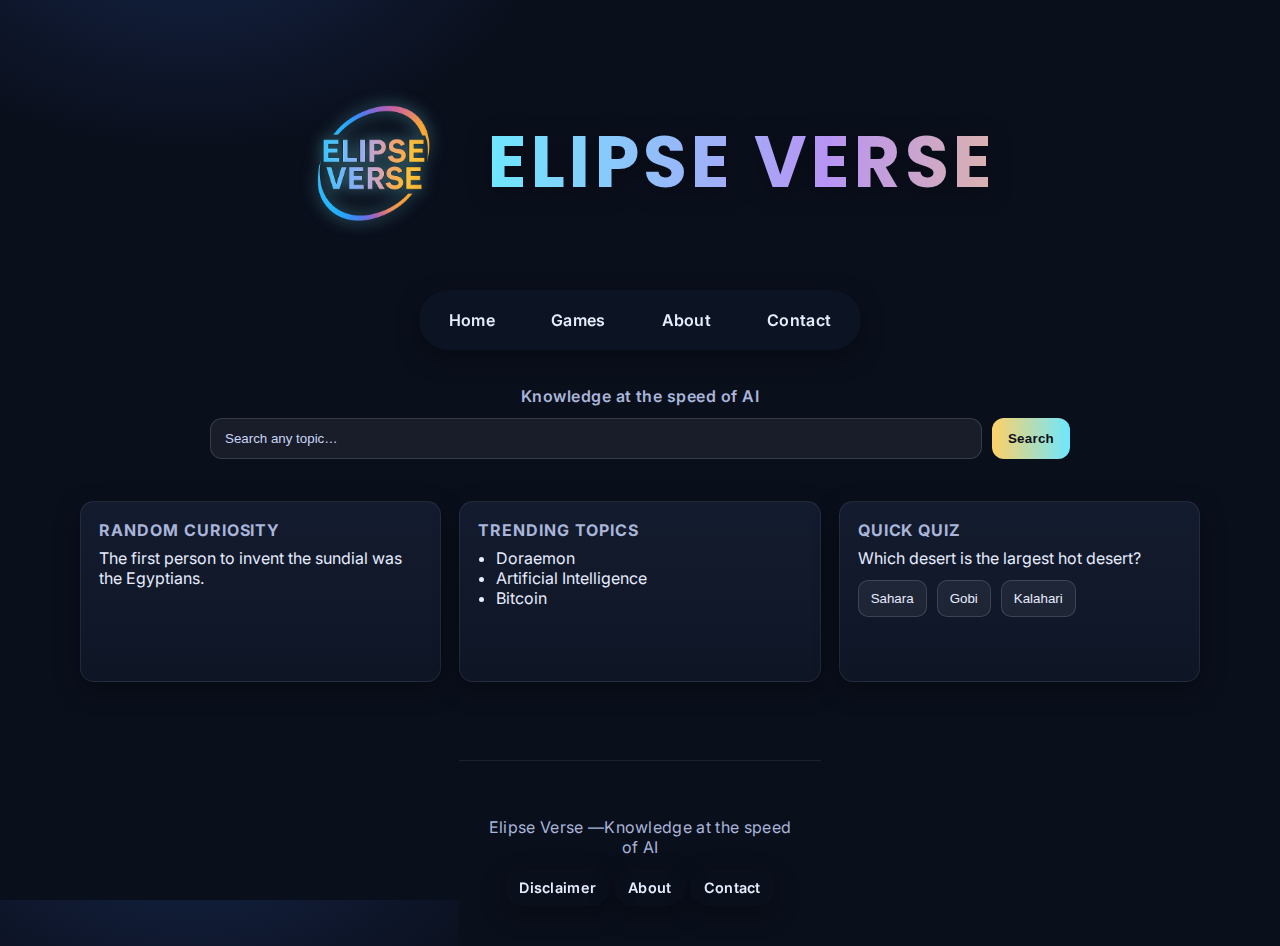
<file: index.html>
<!DOCTYPE html>
<html lang="en">
<head>
  <meta charset="utf-8" />
  <meta name="viewport" content="width=device-width, initial-scale=1" />
  <title>Elipse Verse — Knowledge at the speed of AI</title>
  <!-- Google tag (gtag.js) -->
<script async src="https://www.googletagmanager.com/gtag/js?id=G-31470MK8CZ"></script>
<script>
  window.dataLayer = window.dataLayer || [];
  function gtag(){dataLayer.push(arguments);}
  gtag('js', new Date());

  gtag('config', 'G-31470MK8CZ');
</script>
  <link rel="preconnect" href="https://fonts.googleapis.com">
  <link rel="preconnect" href="https://fonts.gstatic.com" crossorigin>
  <!-- Display + UI fonts -->
  <link href="https://fonts.googleapis.com/css2?family=Poppins:wght@600;700&family=Inter:wght@400;500;600&display=swap" rel="stylesheet">
  <link rel="stylesheet" href="style.css" />
</head>
<body>
 <header class="site-header">
  <div class="brand-wrap">
    <img src="logo.png" alt="Elipse Verse Logo" class="logo" />
    <h1 class="brand">
      <span class="brand-text">Elipse Verse</span>
    </h1>
  </div>
</header>

    <nav class="site-nav" aria-label="Primary">
      <ul class="nav-list">
        <li><a class="nav-link" href="index.html">Home</a></li>
        <li><a class="nav-link" href="games.html">Games</a></li>
        <li><a class="nav-link" href="about.html">About</a></li>
        <li><a class="nav-link" href="contact.html">Contact</a></li>
      </ul>
    </nav>
  </header>

  <main>
    <section class="hero" aria-label="Search">
      <p class="hero-tag">Knowledge at the speed of AI</p>
      <div class="search">
        <input id="searchInput" class="search-input" type="text" placeholder="Search any topic…" aria-label="Search input" />
        <button id="searchBtn" class="search-btn" aria-label="Search">Search</button>
      </div>
    </section>

    <section class="highlights" aria-label="Highlights">
      <article class="card">
        <h3 class="card-title">Random Curiosity</h3>
        <p id="curiosityText" class="card-text">Loading…</p>
      </article>

      <article class="card">
        <h3 class="card-title">Trending Topics</h3>
        <ul id="trendingList" class="card-list">
          <li>Doraemon</li>
          <li>Artificial Intelligence</li>
          <li>Bitcoin</li>
        </ul>
      </article>

      <article class="card">
  <h3 class="card-title">Quick Quiz</h3>
  <div id="quizBox" class="quiz">
    <!-- Question text will be injected here -->
    <p id="quizQuestion" class="quiz-q">Loading question...</p>

    <!-- Answer options will be injected here -->
    <div id="quizOptions" class="quiz-options"></div>

    <!-- Result feedback -->
    <p id="quizResult" class="quiz-result" aria-live="polite"></p>
  </div>
</article>
<br>
<footer class="site-footer">
  <p class="footer-tagline">Elipse Verse —Knowledge at the speed of AI</p>
  <nav class="footer-links">
    <a href="disclaimer.html">Disclaimer</a>
    <a href="about.html">About</a>
    <a href="contact.html">Contact</a>
  </nav>
</footer>
</body>
  <script src="script.js"></script>
</body>

</html>
</file>
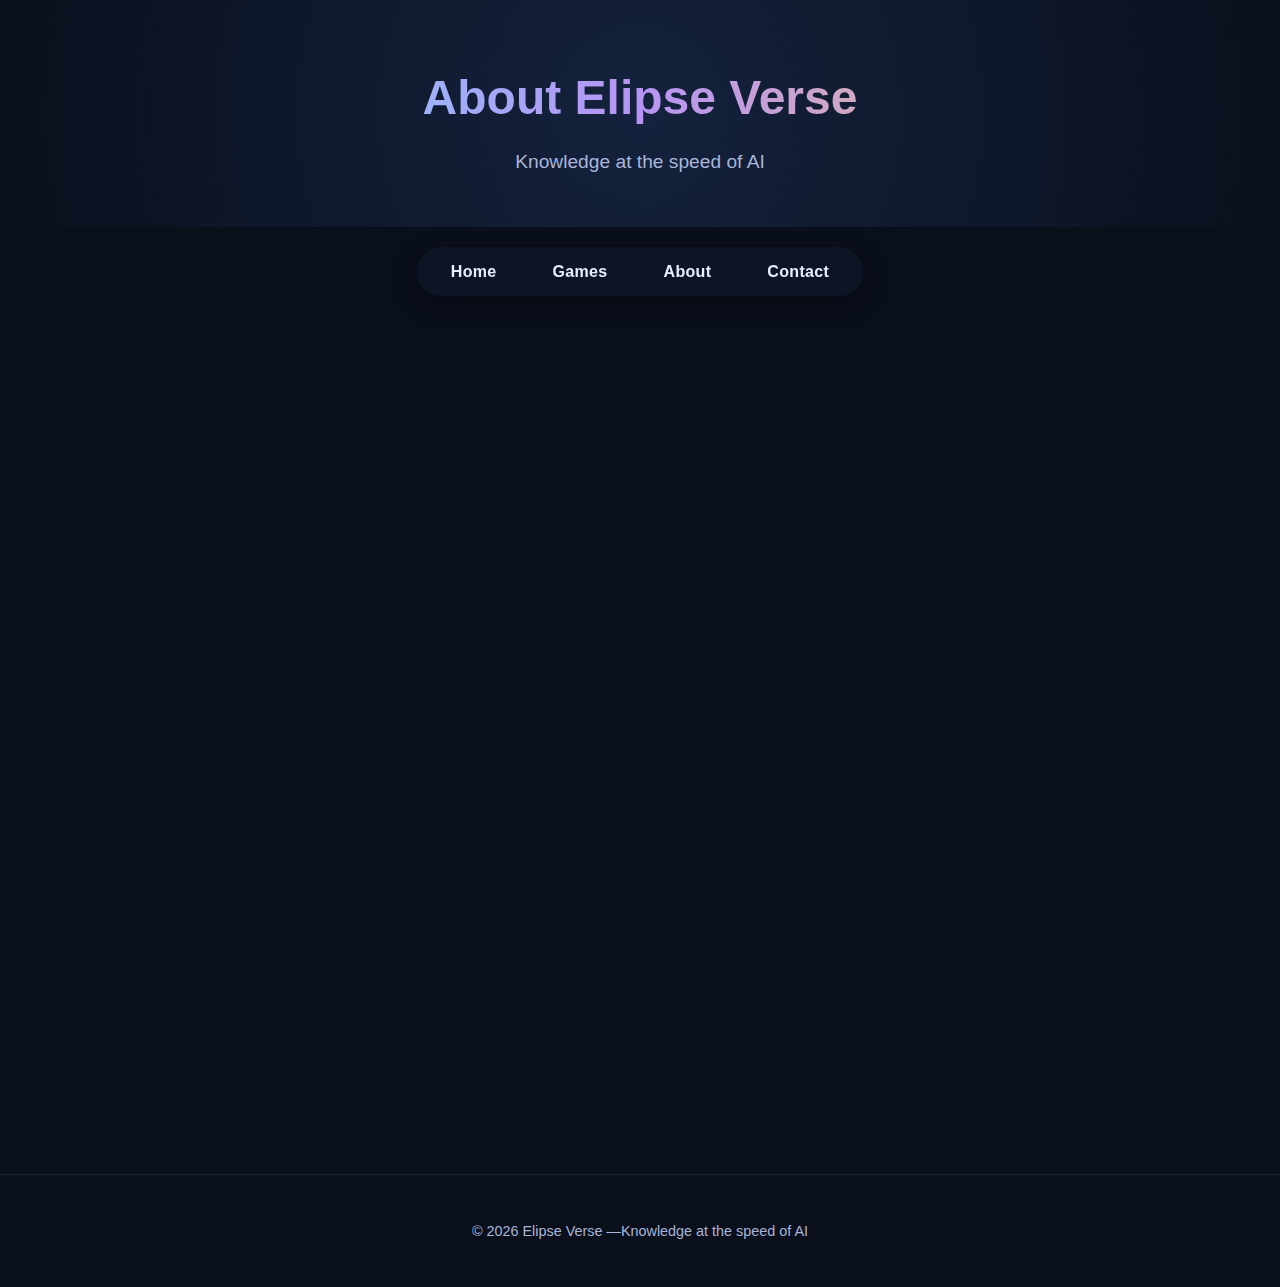
<file: about.html>
<!DOCTYPE html>
<html lang="en">
<head>
  <meta charset="UTF-8" />
  <meta name="viewport" content="width=device-width, initial-scale=1" />
  <title>About — Elipse Verse</title>
  <link rel="stylesheet" href="about.css" />
</head>
<body>

  <header class="about-header">
    <h1 class="about-title">About Elipse Verse</h1>
    <p class="about-tagline">Knowledge at the speed of AI</p>
  </header>
  <!-- Nav Bar -->
<nav class="site-nav" aria-label="Primary">
  <ul class="nav-list">
    <li><a class="nav-link" href="index.html">Home</a></li>
    <li><a class="nav-link" href="games.html">Games</a></li>
    <li><a class="nav-link" href="about.html">About</a></li>
    <li><a class="nav-link" href="contact.html">Contact</a></li>
  </ul>
</nav>

  <main class="about-main">
    <section class="about-section">
      <h2>Our Mission</h2>
      <p>
        Elipse Verse is a dynamic knowledge universe powered by artificial intelligence. Our mission is to make learning fast, engaging, and endlessly scalable — whether you're exploring science, history, technology, or culture.
      </p>
    </section>

    <section class="about-section">
      <h2>How It Works</h2>
      <p>
        Every article, quiz, and game on Elipse Verse is generated using advanced AI models. We combine real-time insights with playful interactivity to help users learn through exploration and discovery.
      </p>
    </section>

    <section class="about-section">
      <h2>Why Elipse?</h2>
      <p>
        The ellipse symbolizes orbit, motion, and connection — just like our platform, which links ideas across disciplines and evolves with every user interaction. Elipse Verse is designed to grow with your curiosity.
      </p>
    </section>

    <section class="about-section">
      <h2>What’s Next</h2>
      <p>
        We’re building new features like personalized learning paths, collaborative games, and deeper AI-powered articles. Elipse Verse is just getting started — and you’re part of the journey.
      </p>
    </section>
  </main>

  <footer class="about-footer">
    <p>© 2026 Elipse Verse —Knowledge at the speed of AI</p>
  </footer>
  <script src="about.js"></script>
</body>


</body>
</html>
</file>
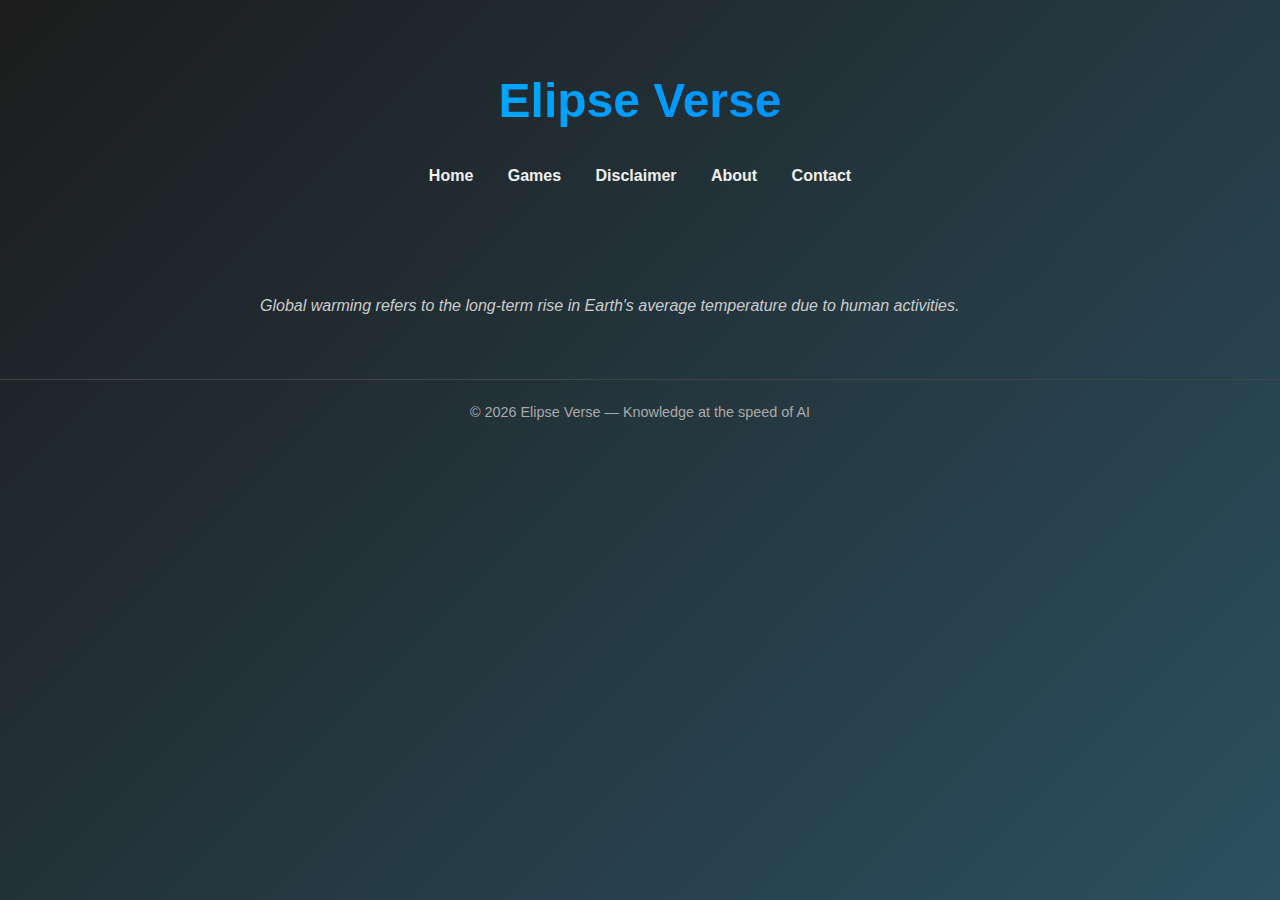
<file: article.html>
<!-- article.html -->
<!DOCTYPE html>
<html lang="en">
<head>
  <meta charset="UTF-8">
  <title>Elipse Verse — Article</title>
  <link rel="stylesheet" href="article.css">
</head>
<body>
  <header>
    <h1>Elipse Verse</h1>
    <nav>
      <a href="index.html">Home</a>
      <a href="games.html">Games</a>
      <a href="disclaimer.html">Disclaimer</a>
      <a href="about.html">About</a>
      <a href="contact.html">Contact</a>
    </nav>
  </header>

  <main>
    <h2 id="title"></h2>
    <div id="summary" class="summary"></div>
    <div id="sections"></div>
  </main>

  <footer>
    © 2026 Elipse Verse — Knowledge at the speed of AI
  </footer>

  <script src="article.js"></script>
  <script>
    const params = new URLSearchParams(window.location.search);
    const slug = params.get("slug") || "global-warming";

    const article = articles[slug];

    if (article) {
      document.getElementById("title").innerText = article.title;
      document.getElementById("summary").innerText = article.summary;

      const container = document.getElementById("sections");
      article.sections.forEach(sec => {
        const h2 = document.createElement("h2");
        h2.innerText = sec.heading;
        const p = document.createElement("p");
        p.innerText = sec.content;
        container.appendChild(h2);
        container.appendChild(p);
      });
    } else {
      document.getElementById("title").innerText = "Article not found";
    }
  </script>
</body>
</html>
</file>
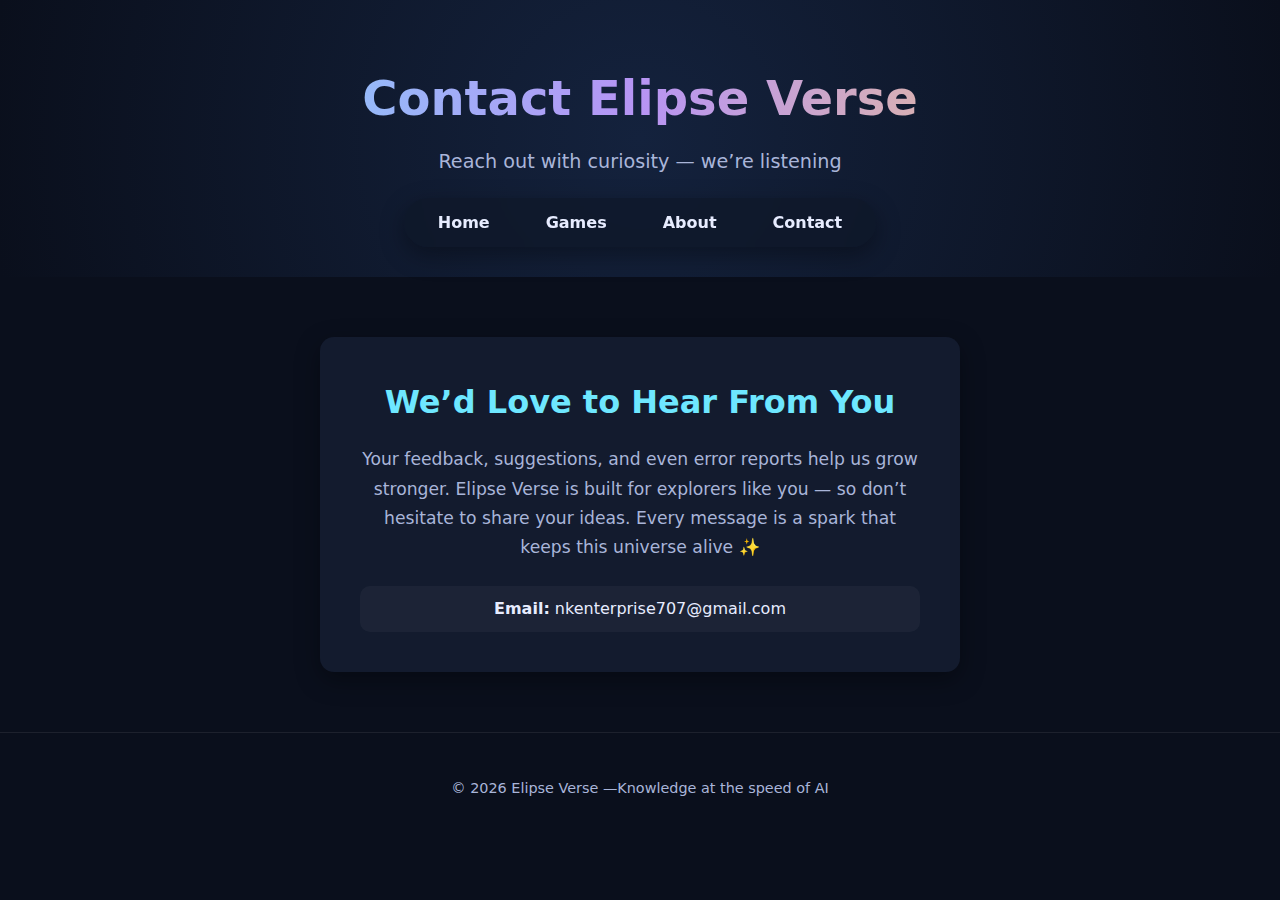
<file: contact.html>
<!DOCTYPE html>
<html lang="en">
<head>
  <meta charset="UTF-8" />
  <meta name="viewport" content="width=device-width, initial-scale=1" />
  <title>Contact — Elipse Verse</title>
  <link rel="stylesheet" href="contact.css" />
</head>
<body>
  <!-- Header + Nav Bar -->
  <header class="site-header">
    <h1 class="page-title">Contact Elipse Verse</h1>
    <p class="page-subtitle">Reach out with curiosity — we’re listening</p>

    <nav class="site-nav" aria-label="Primary">
      <ul class="nav-list">
        <li><a class="nav-link" href="index.html">Home</a></li>
        <li><a class="nav-link" href="games.html">Games</a></li>
        <li><a class="nav-link" href="about.html">About</a></li>
        <li><a class="nav-link" href="contact.html">Contact</a></li>
      </ul>
    </nav>
  </header>

  <!-- Contact Info Section -->
  <main class="contact-main">
    <section class="contact-section">
      <h2>We’d Love to Hear From You</h2>
      <p class="contact-message">
        Your feedback, suggestions, and even error reports help us grow stronger.  
        Elipse Verse is built for explorers like you — so don’t hesitate to share your ideas.  
        Every message is a spark that keeps this universe alive ✨
      </p>

      <div class="contact-details">
        <p><strong>Email:</strong> nkenterprise707@gmail.com</p>
      </div>
    </section>
  </main>

  <footer class="site-footer">
    <p>© 2026 Elipse Verse —Knowledge at the speed of AI</p>
  </footer>

  <script src="contact.js"></script>
</body>
</html>
</file>
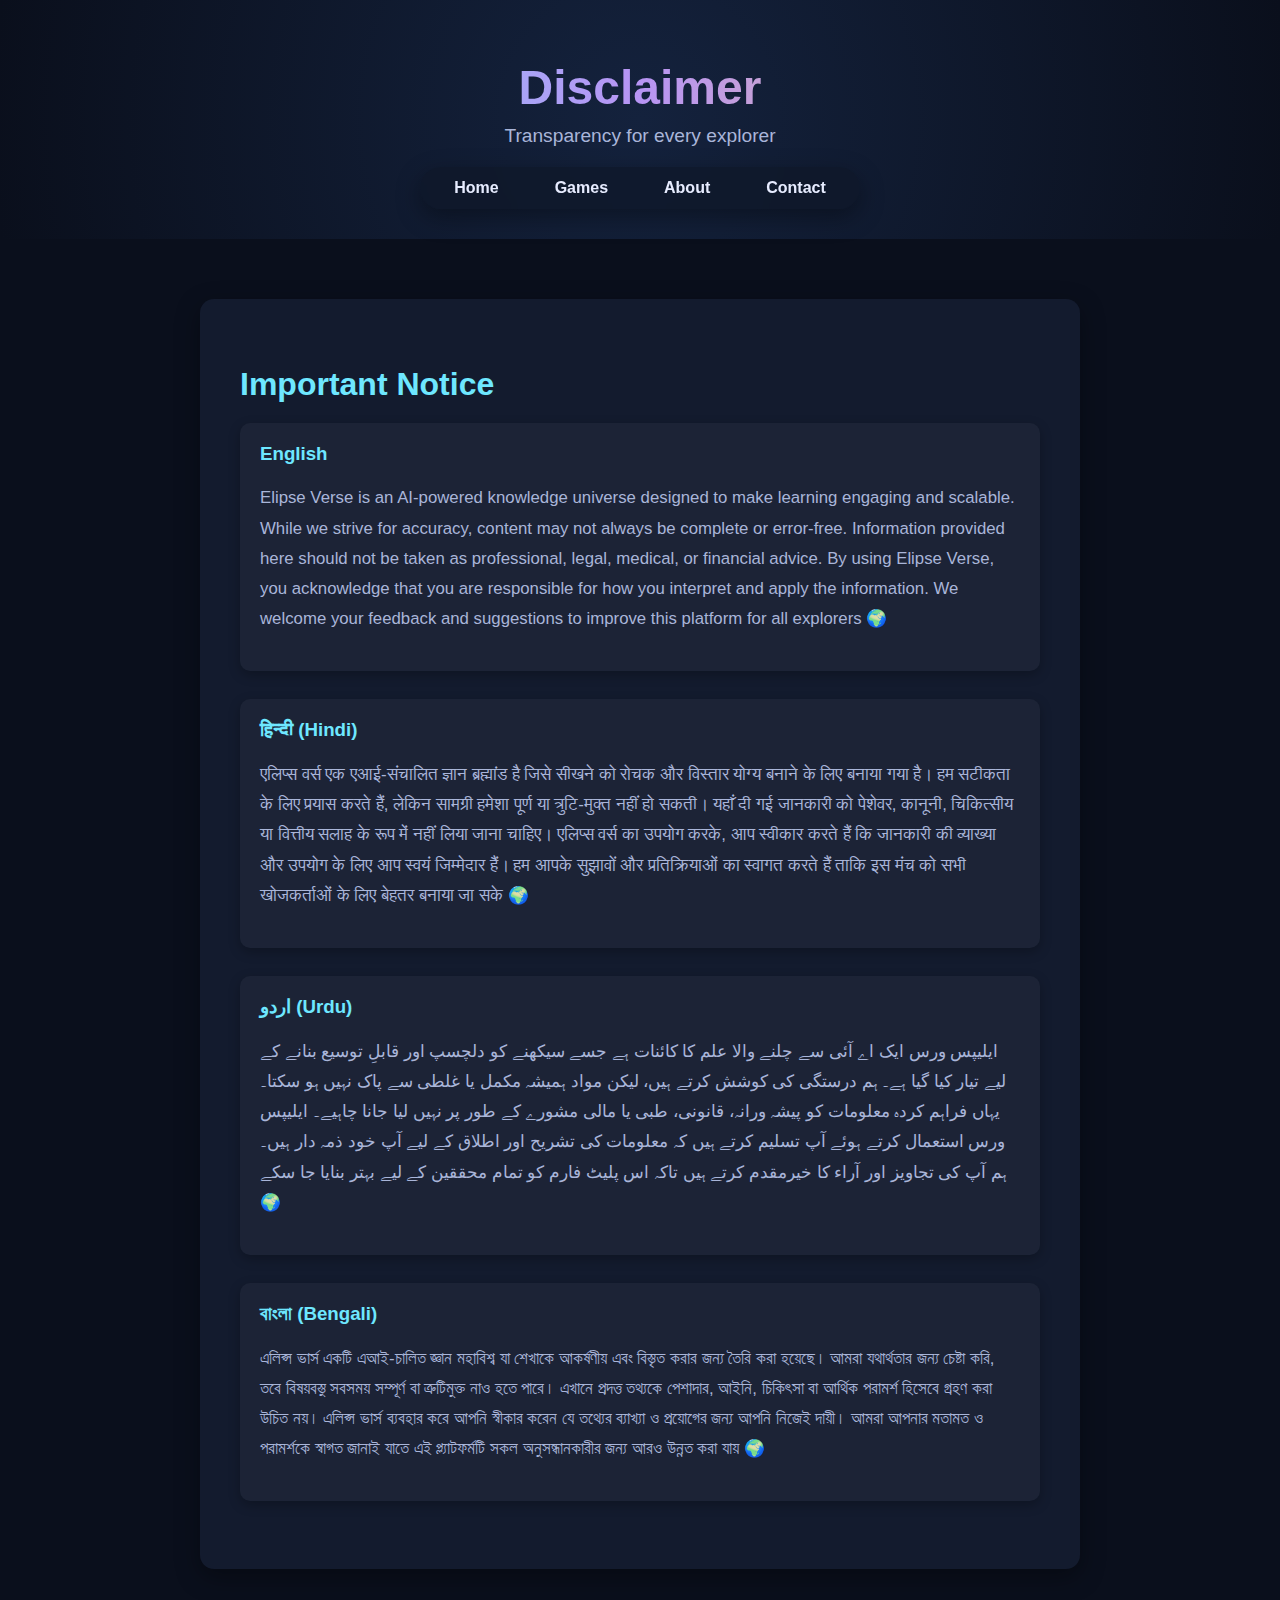
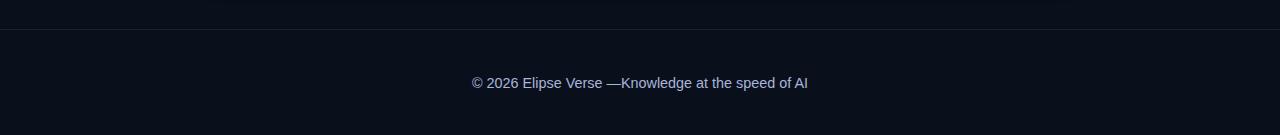
<file: disclaimer.html>
<!DOCTYPE html>
<html lang="en">
<head>
  <meta charset="UTF-8" />
  <meta name="viewport" content="width=device-width, initial-scale=1" />
  <title>Disclaimer — Elipse Verse</title>
  <link rel="stylesheet" href="disclaimer.css" />
</head>
<body>
  <header class="site-header">
    <h1 class="page-title">Disclaimer</h1>
    <p class="page-subtitle">Transparency for every explorer</p>

    <nav class="site-nav" aria-label="Primary">
      <ul class="nav-list">
        <li><a class="nav-link" href="index.html">Home</a></li>
        <li><a class="nav-link" href="games.html">Games</a></li>
        <li><a class="nav-link" href="about.html">About</a></li>
        <li><a class="nav-link" href="contact.html">Contact</a></li>
      </ul>
    </nav>
  </header>

  <main class="disclaimer-main">
    <section class="disclaimer-section">
      <h2>Important Notice</h2>

      <div class="disclaimer-block">
        <h3>English</h3>
        <p>
          Elipse Verse is an AI-powered knowledge universe designed to make learning engaging and scalable.
          While we strive for accuracy, content may not always be complete or error-free.
          Information provided here should not be taken as professional, legal, medical, or financial advice.
          By using Elipse Verse, you acknowledge that you are responsible for how you interpret and apply the information.
          We welcome your feedback and suggestions to improve this platform for all explorers 🌍
        </p>
      </div>

      <div class="disclaimer-block">
        <h3>हिन्दी (Hindi)</h3>
        <p>
          एलिप्स वर्स एक एआई-संचालित ज्ञान ब्रह्मांड है जिसे सीखने को रोचक और विस्तार योग्य बनाने के लिए बनाया गया है।
          हम सटीकता के लिए प्रयास करते हैं, लेकिन सामग्री हमेशा पूर्ण या त्रुटि-मुक्त नहीं हो सकती।
          यहाँ दी गई जानकारी को पेशेवर, कानूनी, चिकित्सीय या वित्तीय सलाह के रूप में नहीं लिया जाना चाहिए।
          एलिप्स वर्स का उपयोग करके, आप स्वीकार करते हैं कि जानकारी की व्याख्या और उपयोग के लिए आप स्वयं जिम्मेदार हैं।
          हम आपके सुझावों और प्रतिक्रियाओं का स्वागत करते हैं ताकि इस मंच को सभी खोजकर्ताओं के लिए बेहतर बनाया जा सके 🌍
        </p>
      </div>

      <div class="disclaimer-block">
        <h3>اردو (Urdu)</h3>
        <p>
          ایلیپس ورس ایک اے آئی سے چلنے والا علم کا کائنات ہے جسے سیکھنے کو دلچسپ اور قابلِ توسیع بنانے کے لیے تیار کیا گیا ہے۔
          ہم درستگی کی کوشش کرتے ہیں، لیکن مواد ہمیشہ مکمل یا غلطی سے پاک نہیں ہو سکتا۔
          یہاں فراہم کردہ معلومات کو پیشہ ورانہ، قانونی، طبی یا مالی مشورے کے طور پر نہیں لیا جانا چاہیے۔
          ایلیپس ورس استعمال کرتے ہوئے آپ تسلیم کرتے ہیں کہ معلومات کی تشریح اور اطلاق کے لیے آپ خود ذمہ دار ہیں۔
          ہم آپ کی تجاویز اور آراء کا خیرمقدم کرتے ہیں تاکہ اس پلیٹ فارم کو تمام محققین کے لیے بہتر بنایا جا سکے 🌍
        </p>
      </div>

      <div class="disclaimer-block">
        <h3>বাংলা (Bengali)</h3>
        <p>
          এলিপ্স ভার্স একটি এআই-চালিত জ্ঞান মহাবিশ্ব যা শেখাকে আকর্ষণীয় এবং বিস্তৃত করার জন্য তৈরি করা হয়েছে।
          আমরা যথার্থতার জন্য চেষ্টা করি, তবে বিষয়বস্তু সবসময় সম্পূর্ণ বা ত্রুটিমুক্ত নাও হতে পারে।
          এখানে প্রদত্ত তথ্যকে পেশাদার, আইনি, চিকিৎসা বা আর্থিক পরামর্শ হিসেবে গ্রহণ করা উচিত নয়।
          এলিপ্স ভার্স ব্যবহার করে আপনি স্বীকার করেন যে তথ্যের ব্যাখ্যা ও প্রয়োগের জন্য আপনি নিজেই দায়ী।
          আমরা আপনার মতামত ও পরামর্শকে স্বাগত জানাই যাতে এই প্ল্যাটফর্মটি সকল অনুসন্ধানকারীর জন্য আরও উন্নত করা যায় 🌍
        </p>
      </div>
    </section>
  </main>

  <footer class="site-footer">
    <p>© 2026 Elipse Verse —Knowledge at the speed of AI</p>
  </footer>

  <script src="disclaimer.js"></script>
</body>
</html>
</file>
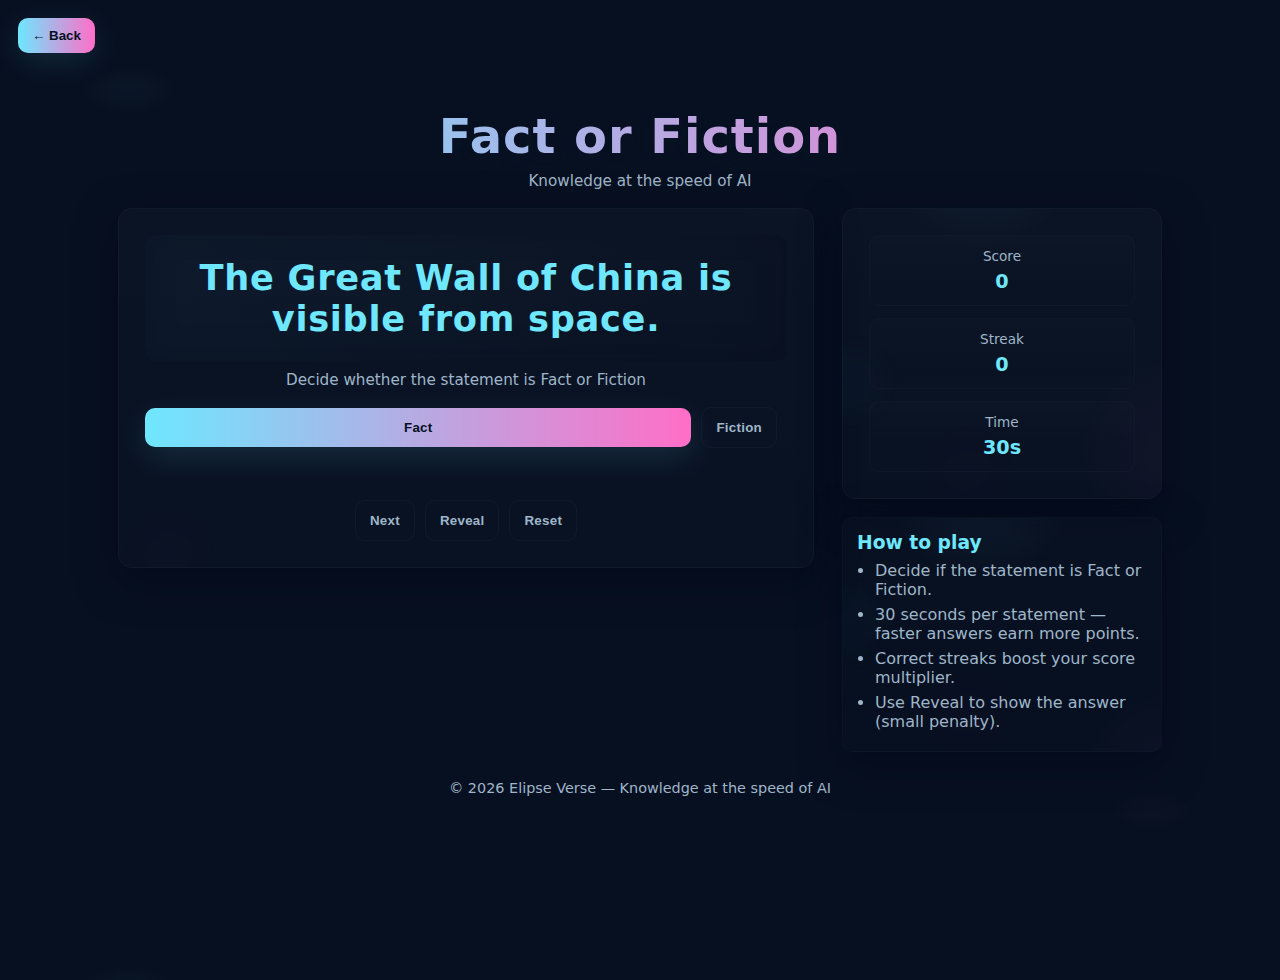
<file: factfiction.html>
<!DOCTYPE html>
<html lang="en">
<head>
  <meta charset="utf-8" />
  <meta name="viewport" content="width=device-width,initial-scale=1" />
  <title>Fact or Fiction — Elipse Verse</title>
  <link rel="stylesheet" href="factfiction.css" />
</head>
<body>
  <button class="wb-back" id="backBtn" aria-label="Back to games">← Back</button>

  <main class="wb-root" id="app">
    <header class="wb-header">
      <h1 class="wb-title">Fact or Fiction</h1>
      <div class="wb-tag">Knowledge at the speed of AI</div>
    </header>

    <section class="wb-stage">
      <!-- Main game card -->
      <div class="wb-card" id="gameCard" aria-live="polite">
        <div class="wb-scrambled" id="statementBox">Loading statement…</div>
        <div class="wb-sub" id="subText">Decide whether the statement is Fact or Fiction</div>

        <form class="wb-form" id="answerForm" onsubmit="return false;">
          <input
            id="hiddenInput"
            class="wb-input visually-hidden"
            aria-hidden="true"
            autocomplete="off"
          />

          <button type="button" class="wb-btn wb-btn-primary" id="factBtn" aria-pressed="false">Fact</button>
          <button type="button" class="wb-btn wb-btn-ghost" id="fictionBtn" aria-pressed="false">Fiction</button>
        </form>

        <div class="wb-feedback" id="feedback" role="status" aria-live="polite"></div>

        <div class="wb-controls" id="controls">
          <button class="wb-btn wb-btn-ghost" id="nextBtn">Next</button>
          <button class="wb-btn wb-btn-ghost" id="revealBtn">Reveal</button>
          <button class="wb-btn wb-btn-ghost" id="resetBtn">Reset</button>
        </div>
      </div>

      <!-- Side panel -->
      <aside class="wb-side">
        <div class="wb-card wb-stats" aria-hidden="false">
          <div class="stat">
            <div class="label">Score</div>
            <div class="value" id="score">0</div>
          </div>
          <div class="stat">
            <div class="label">Streak</div>
            <div class="value" id="streak">0</div>
          </div>
          <div class="stat">
            <div class="label">Time</div>
            <div class="value" id="timer">30s</div>
          </div>
        </div>

        <div class="wb-card wb-help" id="howTo">
          <h3>How to play</h3>
          <ul>
            <li>Decide if the statement is Fact or Fiction.</li>
            <li>30 seconds per statement — faster answers earn more points.</li>
            <li>Correct streaks boost your score multiplier.</li>
            <li>Use Reveal to show the answer (small penalty).</li>
          </ul>
        </div>
      </aside>
    </section>

    <footer class="wb-footer">© 2026 Elipse Verse — Knowledge at the speed of AI</footer>
  </main>

  <script src="factfiction.js"></script>
</body>
</html>
</file>
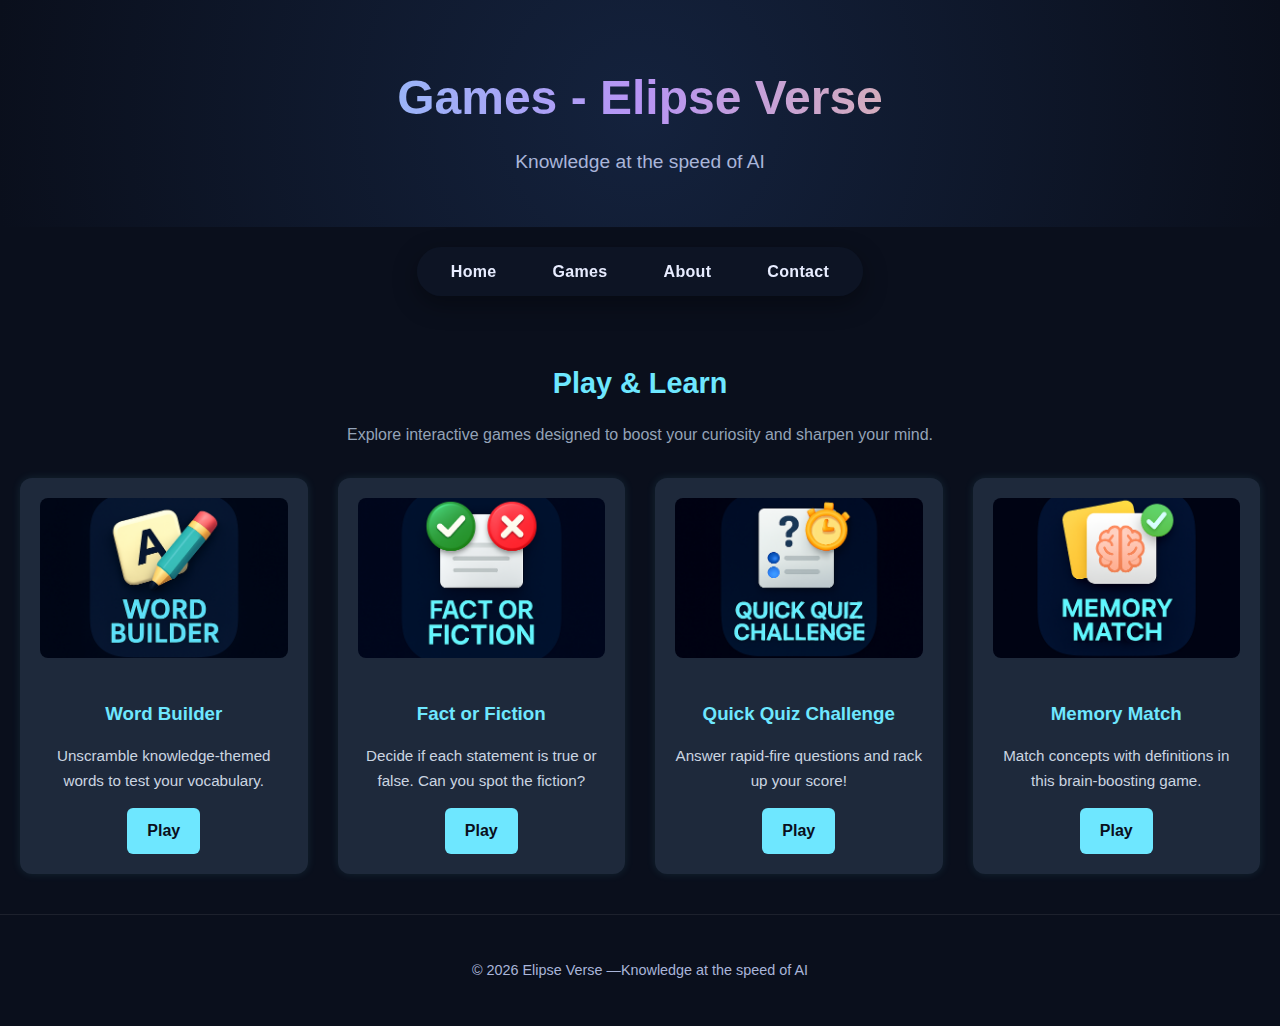
<file: games.html>
<!DOCTYPE html>
<html lang="en">
<head>
  <meta charset="UTF-8" />
  <meta name="viewport" content="width=device-width, initial-scale=1" />
  <title>Games — Elipse Verse</title>
  <link rel="stylesheet" href="about.css" />
</head>
<body>

  <header class="about-header">
    <h1 class="about-title">Games - Elipse Verse</h1>
    <p class="about-tagline">Knowledge at the speed of AI</p>
  </header>
  <!-- Nav Bar -->
<nav class="site-nav" aria-label="Primary">
  <ul class="nav-list">
    <li><a class="nav-link" href="index.html">Home</a></li>
    <li><a class="nav-link" href="games.html">Games</a></li>
    <li><a class="nav-link" href="about.html">About</a></li>
    <li><a class="nav-link" href="contact.html">Contact</a></li>
  </ul>
</nav>

  <main class="games-main">
    <section class="games-intro">
      <h2>Play & Learn</h2>
      <p>Explore interactive games designed to boost your curiosity and sharpen your mind.</p>
    </section>

    <section class="game-grid">
      <div class="game-card">
        <img src="wb.png" alt="Word Builder" />
        <h3>Word Builder</h3>
        <p>Unscramble knowledge-themed words to test your vocabulary.</p>
        <a href="wordbuilder.html" class="play-button">Play</a>
      </div>

      <div class="game-card">
        <img src="ff.png" alt="Fact or Fiction" />
        <h3>Fact or Fiction</h3>
        <p>Decide if each statement is true or false. Can you spot the fiction?</p>
        <a href="factfiction.html" class="play-button">Play</a>
      </div>

      <div class="game-card">
        <img src="qqc.png" alt="Quick Quiz Challenge" />
        <h3>Quick Quiz Challenge</h3>
        <p>Answer rapid-fire questions and rack up your score!</p>
        <a href="quickquiz.html" class="play-button">Play</a>
      </div>

      <div class="game-card">
        <img src="mm.png" alt="Memory Match" />
        <h3>Memory Match</h3>
        <p>Match concepts with definitions in this brain-boosting game.</p>
        <a href="memorymatch.html" class="play-button">Play</a>
      </div>
    </section>
  </main>

  <footer class="about-footer">
    <p>© 2026 Elipse Verse —Knowledge at the speed of AI</p>
  </footer>

  <script src="games.js"></script>
</body>
</html>
</file>
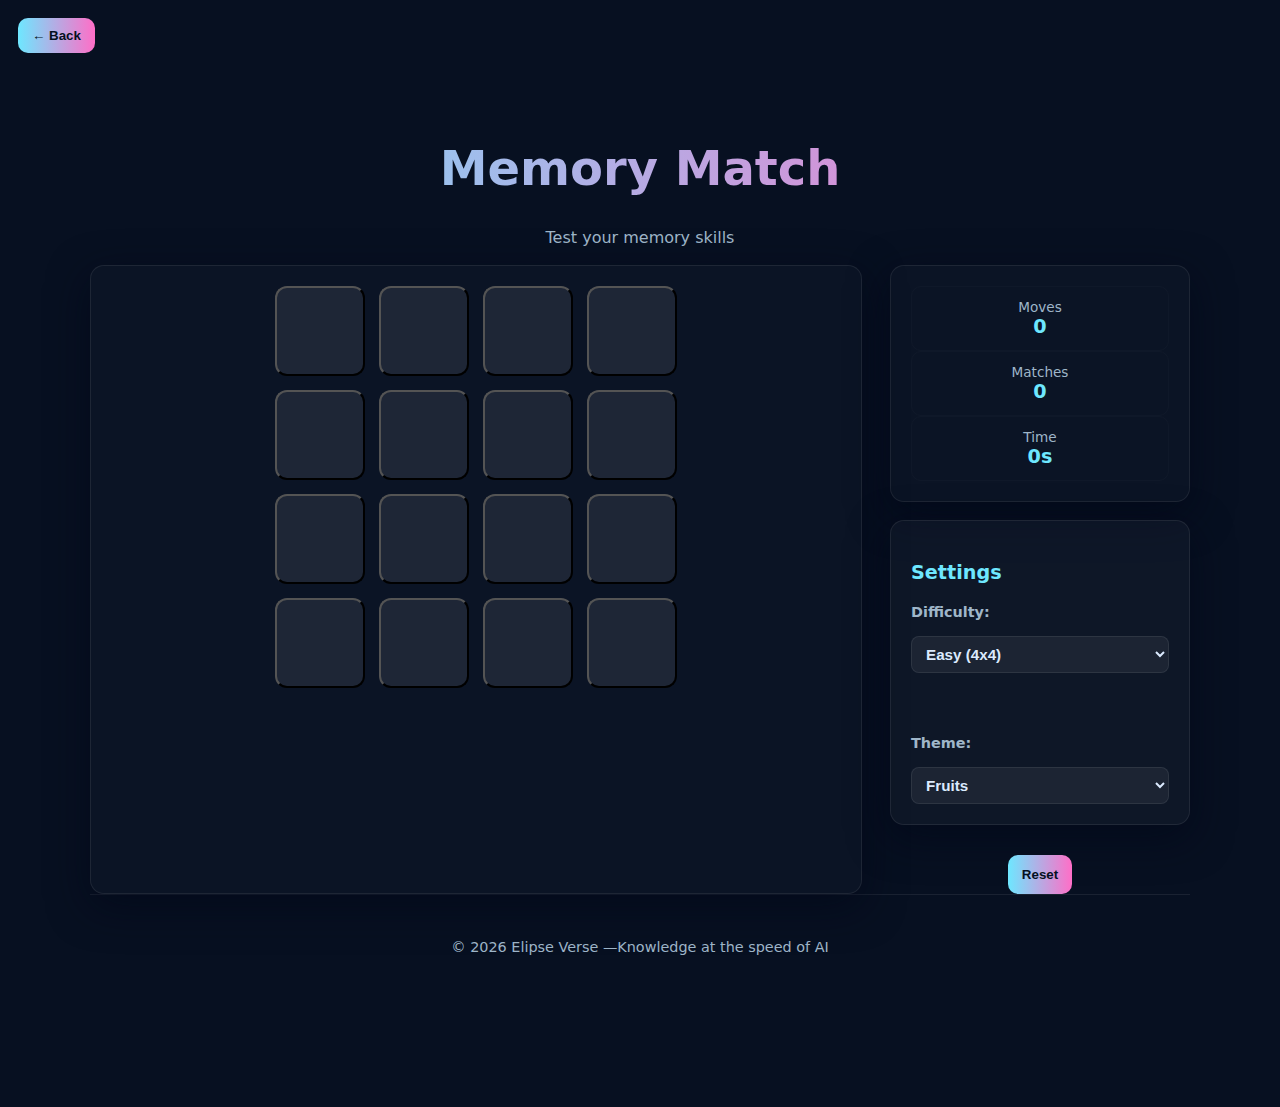
<file: memorymatch.html>
<!DOCTYPE html>
<html lang="en">
<head>
  <meta charset="UTF-8" />
  <meta name="viewport" content="width=device-width, initial-scale=1.0" />
  <title>Memory Match — Elipse Verse</title>
  <link rel="stylesheet" href="memorymatch.css" />
</head>
<body>
  <button class="wb-back" id="backBtn">← Back</button>

  <main class="wb-root">
    <header class="wb-header">
      <h1 class="wb-title">Memory Match</h1>
      <div class="wb-tag">Test your memory skills</div>
    </header>

    <section class="wb-stage">
      <!-- Game board -->
      <div class="wb-card" id="gameBoard"></div>

      <!-- Side panel -->
      <aside class="wb-side">
        <div class="wb-card wb-stats">
          <div class="stat">
            <div class="label">Moves</div>
            <div class="value" id="moves">0</div>
          </div>
          <div class="stat">
            <div class="label">Matches</div>
            <div class="value" id="matches">0</div>
          </div>
          <div class="stat">
            <div class="label">Time</div>
            <div class="value" id="timer">0s</div>
          </div>
        </div>

        <div class="wb-card wb-help">
          <h3>Settings</h3>
          <label for="difficulty">Difficulty:</label>
          <select id="difficulty">
            <option value="easy">Easy (4x4)</option>
            <option value="medium">Medium (6x6)</option>
            <option value="hard">Hard (8x8)</option>
          </select>
          <br/><br/>
          <label for="theme">Theme:</label>
          <select id="theme">
            <option value="fruits">Fruits</option>
            <option value="animals">Animals</option>
            <option value="science">Science</option>
          </select>
        </div>

        <div class="wb-controls">
          <button class="wb-btn wb-btn-primary" id="resetBtn">Reset</button>
        </div>
      </aside>
    </section>
 <footer class="about-footer">
    <p>© 2026 Elipse Verse —Knowledge at the speed of AI</p>
  </footer>
  </main>

  <script src="memorymatch.js"></script>
</body>
</html>
</file>
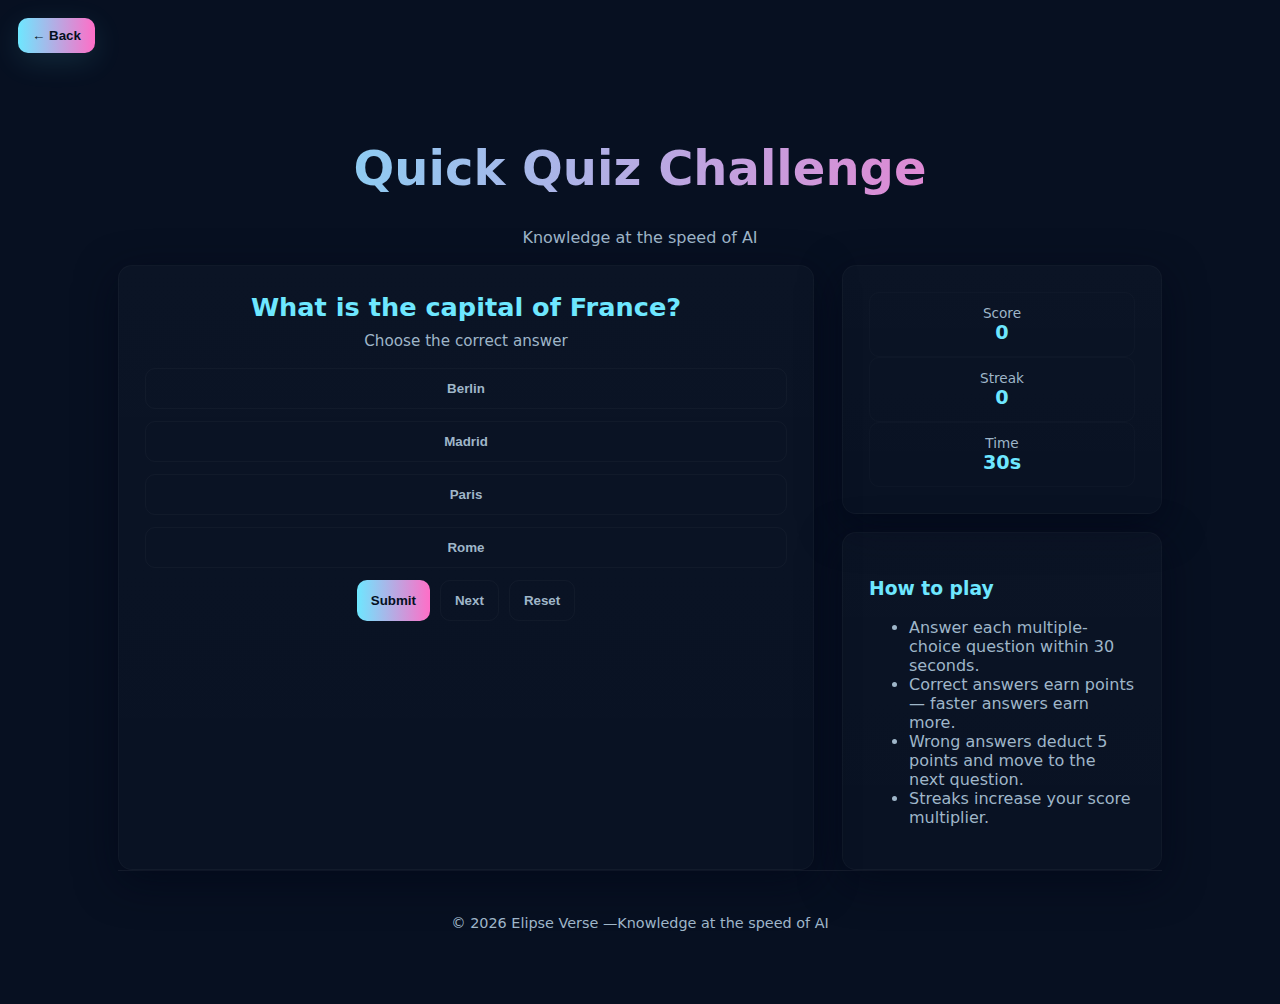
<file: quickquiz.html>
<!DOCTYPE html>
<html lang="en">
<head>
  <meta charset="UTF-8" />
  <meta name="viewport" content="width=device-width, initial-scale=1.0" />
  <title>Quick Quiz Challenge — Elipse Verse</title>
  <link rel="stylesheet" href="quickquiz.css" />
</head>
<body>
  <button class="wb-back" id="backBtn">← Back</button>

  <main class="wb-root">
    <header class="wb-header">
      <h1 class="wb-title">Quick Quiz Challenge</h1>
      <div class="wb-tag">Knowledge at the speed of AI</div>
    </header>

    <section class="wb-stage">
      <!-- Game card -->
      <div class="wb-card" id="quizCard">
        <div class="wb-scrambled" id="questionBox">Loading question…</div>
        <div class="wb-sub">Choose the correct answer</div>

        <form class="wb-form" id="optionsForm" onsubmit="return false;">
          <!-- Options injected here -->
        </form>

        <div class="wb-controls">
          <button type="button" class="wb-btn wb-btn-primary" id="submitBtn">Submit</button>
          <button type="button" class="wb-btn wb-btn-ghost" id="nextBtn">Next</button>
          <button type="button" class="wb-btn wb-btn-ghost" id="resetBtn">Reset</button>
        </div>

        <div class="wb-feedback" id="feedback"></div>
      </div>

      <!-- Side panel -->
      <aside class="wb-side">
        <div class="wb-card wb-stats">
          <div class="stat">
            <div class="label">Score</div>
            <div class="value" id="score">0</div>
          </div>
          <div class="stat">
            <div class="label">Streak</div>
            <div class="value" id="streak">0</div>
          </div>
          <div class="stat">
            <div class="label">Time</div>
            <div class="value" id="timer">30s</div>
          </div>
        </div>

        <div class="wb-card wb-help">
          <h3>How to play</h3>
          <ul>
            <li>Answer each multiple-choice question within 30 seconds.</li>
            <li>Correct answers earn points — faster answers earn more.</li>
            <li>Wrong answers deduct 5 points and move to the next question.</li>
            <li>Streaks increase your score multiplier.</li>
          </ul>
        </div>
      </aside>
    </section>
 <footer class="about-footer">
    <p>© 2026 Elipse Verse —Knowledge at the speed of AI</p>
  </footer>
  <script src="quickquiz.js"></script>
</body>
</html>
</file>
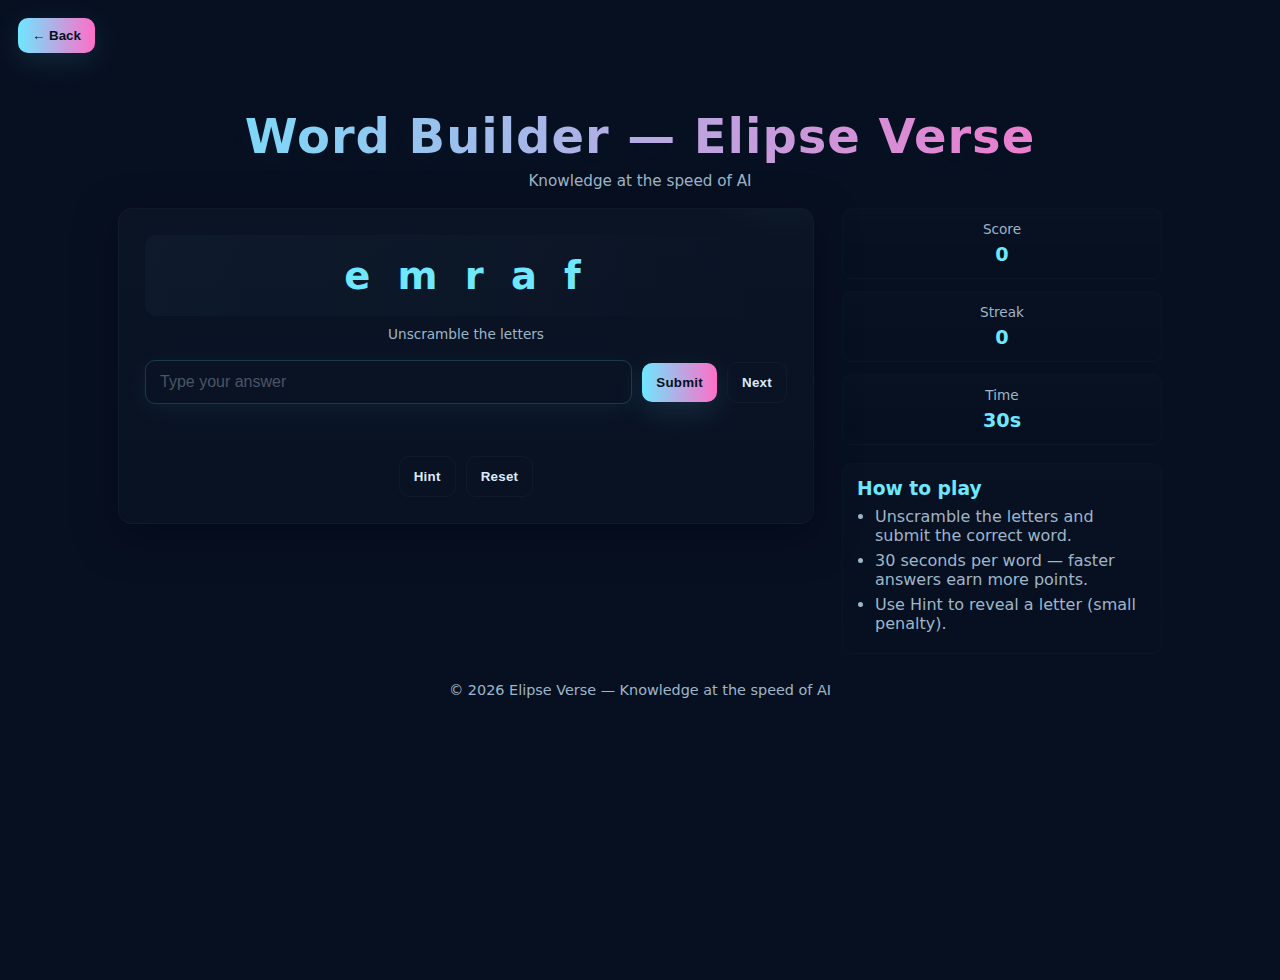
<file: wordbuilder.html>
<!DOCTYPE html>
<html lang="en">
<head>
  <meta charset="utf-8" />
  <meta name="viewport" content="width=device-width,initial-scale=1" />
  <title>Word Builder — Elipse Verse</title>
  <link rel="stylesheet" href="wordbuilder.css" />
</head>
<body>
  <button id="wbBack" class="wb-back" aria-label="Back to games">← Back</button>

  <main class="wb-root" id="wbRoot">
    <header class="wb-header" role="banner">
      <h1 class="wb-title">Word Builder — Elipse Verse</h1>
      <p class="wb-tag">Knowledge at the speed of AI</p>
    </header>

    <section class="wb-stage" aria-labelledby="wbTitle">
      <article class="wb-card" aria-live="polite">
        <div class="wb-top">
          <div id="wbScrambled" class="wb-scrambled" aria-hidden="false">— — —</div>
          <div class="wb-sub">Unscramble the letters</div>
        </div>

        <form id="wbForm" class="wb-form" autocomplete="off" novalidate>
          <label for="wbInput" class="visually-hidden">Type your answer</label>
          <input id="wbInput" class="wb-input" type="text" placeholder="Type your answer" autocomplete="off" />
          <button type="submit" class="wb-btn wb-btn-primary">Submit</button>
          <button type="button" id="wbNext" class="wb-btn wb-btn-ghost">Next</button>
        </form>

        <div id="wbFeedback" class="wb-feedback" role="status" aria-live="polite"></div>

        <div class="wb-controls">
          <button id="wbHint" class="wb-btn wb-btn-ghost">Hint</button>
          <button id="wbReset" class="wb-btn wb-btn-ghost">Reset</button>
        </div>
      </article>

      <aside class="wb-side" aria-label="Game stats and help">
        <div class="wb-stats" role="region" aria-label="Stats">
          <div class="stat">
            <div class="label">Score</div>
            <div id="wbScore" class="value">0</div>
          </div>
          <div class="stat">
            <div class="label">Streak</div>
            <div id="wbStreak" class="value">0</div>
          </div>
          <div class="stat">
            <div class="label">Time</div>
            <div id="wbTime" class="value">30s</div>
          </div>
        </div>

        <div class="wb-help" role="region" aria-label="How to play">
          <h3>How to play</h3>
          <ul>
            <li>Unscramble the letters and submit the correct word.</li>
            <li>30 seconds per word — faster answers earn more points.</li>
            <li>Use Hint to reveal a letter (small penalty).</li>
          </ul>
        </div>
      </aside>
    </section>

    <footer class="wb-footer" role="contentinfo">
      <p>© 2026 Elipse Verse — Knowledge at the speed of AI</p>
    </footer>
  </main>

  <script src="wordbuilder.js"></script>
</body>
</html>
</file>
<file: style.css>
/* Color system */
:root {
  --bg: #0a0f1c;       /* deep base */
  --panel: #131b2e;    /* panels */
  --panel-2: #0e1626;
  --text: #e7ecff;     /* primary text */
  --muted: #a9b5d9;    /* secondary text */
  --accent: #6ee7ff;   /* cyan */
  --accent-2: #b794f4; /* violet */
  --accent-3: #ffd166; /* warm yellow */
  --radius: 14px;
  --shadow: 0 8px 24px rgba(0,0,0,0.35);
  --focus: 0 0 0 3px rgba(110,231,255,0.35);
}

/* Base reset */
* { box-sizing: border-box; }
html, body { height: 100%; }
body {
  margin: 0;
  font-family: 'Inter', system-ui, -apple-system, Segoe UI, Roboto, Helvetica, Arial, sans-serif;
  color: var(--text);
  background:
    radial-gradient(900px 600px at 15% -10%, #152447 0%, var(--bg) 40%),
    radial-gradient(900px 600px at 85% 110%, #1a2a4d 0%, var(--bg) 50%);
}

.brand-wrap {
  display: flex;
  align-items: center;
  justify-content: center;
  gap: 24px;
  padding: 40px 16px 20px;
}

.logo {
  width: 180px;
  height: 180px;
  animation: pulseGlow 3.5s ease-in-out infinite, floatUp 6s ease-in-out infinite;
  filter: drop-shadow(0 0 8px rgba(123, 241, 255, 0.5));
  transition: transform 0.3s ease;
}
@media (max-width: 768px) {
  nav ul {
    flex-direction: column;
    align-items: center;
  }

  .search-bar {
    flex-direction: column;
  }

  .search-bar input,
  .search-bar button {
    width: 100%;
  }

  .card-list {
    grid-template-columns: 1fr;
  }
}

.logo:hover {
  transform: scale(1.08) rotate(3deg);
}

@keyframes pulseGlow {
  0%, 100% { filter: drop-shadow(0 0 8px rgba(123, 241, 255, 0.5)); }
  50% { filter: drop-shadow(0 0 16px rgba(255, 138, 214, 0.7)); }
}

@keyframes floatUp {
  0%, 100% { transform: translateY(0); }
  50% { transform: translateY(-6px); }
}
/* Header */
.site-header {
  display: grid;
  justify-items: center;
  gap: 10px;
  padding: 32px 16px 18px;
}

/* Brand heading — stable, tasteful animation */
.brand {
  margin: 0;
  font-family: 'Poppins', sans-serif;
  font-weight: 700;
  letter-spacing: 0.06em;
  text-transform: uppercase;
  font-size: clamp(36px, 6vw, 72px);
  position: relative;
  line-height: 1;
}

.brand-text {
  background: linear-gradient(90deg, var(--accent), var(--accent-2), var(--accent-3), var(--accent));
  -webkit-background-clip: text;
  background-clip: text;
  color: transparent;
  background-size: 200% 100%;
  animation: brandShift 12s linear infinite;
  filter: drop-shadow(0 4px 12px rgba(0,0,0,0.35));
}

@keyframes brandShift {
  0% { background-position: 0% 50%; }
  50% { background-position: 100% 50%; }
  100% { background-position: 0% 50%; }
}

/* Nav */
.site-nav {
  display: grid;
  place-items: center;
}
.nav-list {
  list-style: none;
  display: flex;
  flex-wrap: wrap;
  gap: clamp(12px, 2.2vw, 28px);
  margin: 0;
  padding: 10px 16px;
  background: rgba(14, 23, 40, 0.6);
  backdrop-filter: blur(8px);
  border-radius: 999px;
  box-shadow: var(--shadow);
}

.nav-link, .nav-toggle {
  display: inline-block;
  padding: 10px 14px;
  border-radius: 999px;
  color: var(--text);
  text-decoration: none;
  font-weight: 600;
  letter-spacing: 0.02em;
  border: 0;
  background: transparent;
  cursor: pointer;
  transition: transform 160ms ease, color 160ms ease, background 160ms ease, box-shadow 160ms ease;
}
.nav-link:hover, .nav-toggle:hover {
  transform: translateY(-2px);
  color: #fff;
  background: rgba(255,255,255,0.10);
}
.nav-link:focus-visible, .nav-toggle:focus-visible { outline: none; box-shadow: var(--focus); }

/* Dropdown panel */
.nav-dropdown { position: relative; }
.dropdown-panel {
  position: absolute;
  left: 50%;
  transform: translateX(-50%) translateY(10px);
  display: grid;
  grid-template-columns: repeat(5, minmax(160px, 1fr));
  gap: 18px;
  min-width: 860px;
  padding: 18px;
  background: linear-gradient(180deg, var(--panel) 0%, var(--panel-2) 100%);
  border-radius: var(--radius);
  box-shadow: var(--shadow);
  border: 1px solid rgba(255,255,255,0.08);
  opacity: 0;
  visibility: hidden;
  pointer-events: none;
  transition: opacity 220ms ease, transform 220ms ease, visibility 220ms ease;
  z-index: 20;
}
.dropdown-panel.open {
  opacity: 1;
  visibility: visible;
  pointer-events: auto;
  transform: translateX(-50%) translateY(16px);
}

.panel-col { display: flex; flex-direction: column; gap: 8px; }
.panel-title {
  margin: 0;
  font-size: 14px;
  color: var(--muted);
  text-transform: uppercase;
  letter-spacing: 0.08em;
}
.panel-link {
  display: inline-block;
  color: var(--text);
  text-decoration: none;
  padding: 8px 10px;
  border-radius: 8px;
  transition: background 160ms ease, transform 160ms ease;
}
.panel-link:hover {
  background: rgba(255,255,255,0.08);
  transform: translateX(3px);
}

/* Hero */
.hero {
  display: grid;
  place-items: center;
  padding: 36px 16px 18px;
}
.hero-tag {
  margin: 0 0 12px;
  color: var(--muted);
  font-weight: 600;
  letter-spacing: 0.03em;
}
.search {
  display: flex;
  gap: 10px;
  width: min(860px, 92vw);
}
.search-input {
  flex: 1;
  padding: 12px 14px;
  border-radius: 12px;
  border: 1px solid rgba(255,255,255,0.14);
  background: rgba(255,255,255,0.06);
  color: var(--text);
}
.search-input::placeholder { color: #cbd5f7; }
.search-input:focus { outline: none; box-shadow: var(--focus); }
.search-btn {
  padding: 12px 16px;
  border-radius: 12px;
  border: 0;
  font-weight: 700;
  letter-spacing: 0.02em;
  color: #0a0f1c;
  background: linear-gradient(90deg, var(--accent-3), var(--accent), var(--accent-2));
  background-size: 200% 100%;
  cursor: pointer;
  transition: transform 160ms ease, filter 160ms ease, background-position 500ms ease;
}
.search-btn:hover { transform: translateY(-1px); background-position: 100% 0; filter: brightness(1.08); }
.search-btn:focus-visible { outline: none; box-shadow: var(--focus); }

/* Highlights */
.highlights {
  display: grid;
  grid-template-columns: repeat(auto-fit, minmax(280px, 1fr));
  gap: 18px;
  width: min(1120px, 92vw);
  margin: 24px auto 40px;
}
.card {
  background: linear-gradient(180deg, var(--panel) 0%, var(--panel-2) 100%);
  border-radius: var(--radius);
  padding: 18px;
  box-shadow: var(--shadow);
  border: 1px solid rgba(255,255,255,0.08);
}
.card-title {
  margin: 0 0 8px;
  font-size: 16px;
  color: var(--muted);
  text-transform: uppercase;
  letter-spacing: 0.06em;
}
.card-text { margin: 6px 0 0; }
.card-list { margin: 6px 0 0; padding-left: 18px; }

/* Quiz */
.quiz-q { margin: 6px 0 12px; }
.quiz-options { display: flex; flex-wrap: wrap; gap: 10px; }
.quiz-btn {
  padding: 10px 12px;
  border-radius: 10px;
  border: 1px solid rgba(255,255,255,0.14);
  background: rgba(255,255,255,0.06);
  color: var(--text);
  cursor: pointer;
  transition: transform 140ms ease, background 140ms ease;
}
.quiz-btn:hover { transform: translateY(-1px); background: rgba(255,255,255,0.12); }
.quiz-result { min-height: 22px; margin-top: 8px; color: var(--accent-3); }

.site-footer {
  background: #0a0f1c;
  padding: 40px 20px;
  text-align: center;
  border-top: 1px solid rgba(255,255,255,0.08);
  margin-top: 60px;
  font-family: 'Inter', sans-serif;
}

.footer-tagline {
  font-size: 1rem;
  color: #a9b5d9;
  margin-bottom: 12px;
  letter-spacing: 0.02em;
}

.footer-links a {
  font-size: 0.9rem;
  color: #ffffff;
  display: grid;
  place-items: center;
  list-style: none;
  display: flex;
  flex-wrap: wrap;
  gap: clamp(12px, 2.2vw, 28px);
  margin: 0;
  padding: 10px 16px;
  background: rgba(14, 23, 40, 0.6);
  backdrop-filter: blur(8px);
  border-radius: 999px;
  box-shadow: var(--shadow);
  display: inline-block;
  padding: 10px 14px;
  border-radius: 999px;
  color: var(--text);
  text-decoration: none;
  font-weight: 600;
  letter-spacing: 0.02em;
  border: 0;
  background: transparent;
  cursor: pointer;
  transition: transform 160ms ease, color 160ms ease, background 160ms ease, box-shadow 160ms ease;
 
}

.footer-links a:hover {
 transform: translateY(-2px);
  color: #fff;
  background: rgba(255,255,255,0.10);
}

/* Responsive */
@media (max-width: 880px) {
  .dropdown-panel {
    grid-template-columns: repeat(2, minmax(160px, 1fr));
    min-width: 0;
    width: 88vw;
  }
}
@media (max-width: 520px) {
  .nav-list { gap: 10px; padding: 8px 12px; }
  .nav-link, .nav-toggle { padding: 8px 10px; }
}
</file>
<file: about.css>
:root {
  --bg: #0a0f1c;
  --text: #e7ecff;
  --muted: #a9b5d9;
  --accent: #6ee7ff;
  --accent-2: #b794f4;
  --accent-3: #ffd166;
  --radius: 14px;
  --shadow: 0 8px 24px rgba(0,0,0,0.35);
}

* {
  box-sizing: border-box;
}
body {
  margin: 0;
  font-family: 'Inter', sans-serif;
  background: var(--bg);
  color: var(--text);
  line-height: 1.6;
  padding: 0;
}
/* Nav Bar Styles */
.site-nav {
  display: grid;
  place-items: center;
  margin-top: 20px;
}

.nav-list {
  list-style: none;
  display: flex;
  gap: 28px;
  margin: 0;
  padding: 12px 20px;
  background: rgba(14, 23, 40, 0.7);
  backdrop-filter: blur(8px);
  border-radius: 999px;
  box-shadow: 0 8px 24px rgba(0,0,0,0.35);
}

.nav-link, .nav-toggle {
  position: relative;
  padding: 10px 14px;
  border-radius: 999px;
  color: #e7ecff;
  text-decoration: none;
  font-weight: 600;
  letter-spacing: 0.02em;
  background: transparent;
  border: none;
  cursor: pointer;
  transition: transform 200ms ease, color 200ms ease;
}

.nav-link:hover, .nav-toggle:hover {
  transform: translateY(-2px);
  color: #fff;
}

/* Dropdown Panel */
.dropdown-panel {
  position: absolute;
  left: 50%;
  transform: translateX(-50%) translateY(10px);
  display: grid;
  grid-template-columns: repeat(5, minmax(160px, 1fr));
  gap: 22px;
  padding: 20px;
  background: #131b2e;
  border-radius: 14px;
  box-shadow: 0 8px 24px rgba(0,0,0,0.35);
  opacity: 0;
  visibility: hidden;
  pointer-events: none;
  transition: opacity 250ms ease, transform 250ms ease;
  z-index: 20;
  min-width: 860px;
}

.nav-dropdown:hover .dropdown-panel {
  opacity: 1;
  visibility: visible;
  pointer-events: auto;
  transform: translateX(-50%) translateY(16px);
}
/* Ensure nav bar sits above all content */
.site-nav {
  position: relative;
  z-index: 100;
}
@media (max-width: 768px) {
  nav ul {
    flex-direction: column;
    align-items: center;
  }

  .game-grid {
    grid-template-columns: 1fr;
  }
}

/* Fix dropdown spacing and layering */
.dropdown-panel {
  position: absolute;
  top: 100%;
  left: 50%;
  transform: translateX(-50%) translateY(10px);
  display: grid;
  grid-template-columns: repeat(5, minmax(160px, 1fr));
  gap: 22px;
  padding: 20px;
  background: #131b2e;
  border-radius: 14px;
  box-shadow: 0 8px 24px rgba(0,0,0,0.35);
  opacity: 0;
  visibility: hidden;
  pointer-events: none;
  transition: opacity 250ms ease, transform 250ms ease;
  z-index: 200;
  min-width: 860px;
}

/* Hover behavior */
.nav-dropdown:hover .dropdown-panel {
  opacity: 1;
  visibility: visible;
  pointer-events: auto;
  transform: translateX(-50%) translateY(16px);
}
.about-main {
  position: relative;
  z-index: 1;
}
.panel-col {
  display: flex;
  flex-direction: column;
  gap: 8px;
}
.panel-title {
  margin: 0 0 6px;
  font-size: 14px;
  color: #a9b5d9;
  text-transform: uppercase;
  letter-spacing: 0.08em;
}
.panel-link {
  color: #e7ecff;
  text-decoration: none;
  padding: 6px 8px;
  border-radius: 8px;
  transition: background 160ms ease, transform 160ms ease;
}
.panel-link:hover {
  background: rgba(255,255,255,0.08);
  transform: translateX(3px);
}
.nav-link:hover, .nav-toggle:hover {
  transform: translateY(-2px);
  color: #fff;
  background: rgba(255,255,255,0.10);
}
/* Fade + slide in when page loads */
.about-section {
  opacity: 0;
  transform: translateY(20px);
  animation: fadeSlideIn 0.8s ease forwards;
  animation-delay: var(--delay, 0s);
}

/* Optional staggered delay per card */
.about-section:nth-of-type(1) { --delay: 0.2s; }
.about-section:nth-of-type(2) { --delay: 0.4s; }
.about-section:nth-of-type(3) { --delay: 0.6s; }
.about-section:nth-of-type(4) { --delay: 0.8s; }

@keyframes fadeSlideIn {
  to {
    opacity: 1;
    transform: translateY(0);
  }
}

/* Hover lift + glow */
.about-section:hover {
  transform: translateY(-4px);
  box-shadow: 0 12px 32px rgba(123, 241, 255, 0.2);
  transition: transform 0.3s ease, box-shadow 0.3s ease;
}

/* Header */
.about-header {
  text-align: center;
  padding: 60px 20px 30px;
  background: radial-gradient(circle at center, #14223d 0%, var(--bg) 100%);
}
.about-title {
  font-size: 3rem;
  margin: 0;
  background: linear-gradient(90deg, var(--accent), var(--accent-2), var(--accent-3));
  -webkit-background-clip: text;
  background-clip: text;
  color: transparent;
}
.about-tagline {
  font-size: 1.2rem;
  color: var(--muted);
  margin-top: 10px;
}

/* Main content */
.about-main {
  max-width: 900px;
  margin: 0 auto;
  padding: 40px 20px;
}
.about-section {
  margin-bottom: 40px;
  background: #131b2e;
  padding: 24px;
  border-radius: var(--radius);
  box-shadow: var(--shadow);
  border: 1px solid rgba(255,255,255,0.08);
}
.about-section h2 {
  margin-top: 0;
  color: var(--accent);
  font-size: 1.5rem;
}
.about-section p {
  margin: 12px 0 0;
  color: var(--text);
}
.games-main {
  padding: 40px 20px;
  text-align: center;
}

.games-intro h2 {
  font-size: 1.8rem;
  color: #6ee7ff;
  margin-bottom: 10px;
}

.games-intro p {
  font-size: 1rem;
  color: #94a3b8;
  margin-bottom: 30px;
}

/* Game Grid */
.game-grid {
  display: grid;
  grid-template-columns: repeat(auto-fit, minmax(260px, 1fr));
  gap: 30px;
  justify-content: center;
}

.game-card {
  background: #1e293b;
  border-radius: 12px;
  padding: 20px;
  text-align: center;
  box-shadow: 0 0 10px rgba(110, 231, 255, 0.1);
  transition: transform 0.2s ease;
}

.game-card:hover {
  transform: translateY(-4px);
}

.game-card img {
  width: 100%;
  height: 160px;
  object-fit: cover;
  border-radius: 8px;
  margin-bottom: 15px;
}

.game-card h3 {
  color: #6ee7ff;
  margin-bottom: 10px;
}

.game-card p {
  font-size: 0.95rem;
  color: #cbd5e1;
  margin-bottom: 15px;
}

.play-button {
  display: inline-block;
  padding: 10px 20px;
  background: #6ee7ff;
  color: #0a0f1c;
  font-weight: bold;
  text-decoration: none;
  border-radius: 6px;
  transition: background 0.2s ease;
}

.play-button:hover {
  background: #ffd166;
}


/* Footer */
.about-footer {
  text-align: center;
  padding: 30px 20px;
  font-size: 0.9rem;
  color: var(--muted);
  border-top: 1px solid rgba(255,255,255,0.08);
}
.site-title {
  font-size: 2rem;
  color: var(--brand);
  margin: 0;
  letter-spacing: 0.05em;
}
.site-tagline {
  font-size: 1rem;
  color: #a9b5d9;
  margin-top: 10px;
  letter-spacing: 0.03em;
}
/* Scoped styles for Word Builder game part */

.wb-game-section { padding: 36px 20px; background: linear-gradient(180deg, rgba(10,15,28,0.02), transparent); }
.wb-container { max-width: 1100px; margin: 0 auto; display: grid; grid-template-columns: 1fr 320px; gap: 28px; align-items: start; }

/* Left card */
.wb-card {
  background: linear-gradient(180deg, #0f1724 0%, #111827 100%);
  border: 1px solid rgba(110,231,255,0.06);
  box-shadow: 0 8px 30px rgba(2,6,23,0.6), 0 2px 6px rgba(110,231,255,0.03);
  border-radius: 14px;
  padding: 22px;
  overflow: hidden;
}

/* Top area: scrambled word + timer */
.wb-card-top { display: grid; gap: 12px; align-items: center; }
.wb-scrambled {
  font-size: 2.2rem;
  font-weight: 800;
  color: #6ee7ff;
  letter-spacing: 0.18em;
  text-transform: lowercase;
  text-align: center;
  padding: 10px 6px;
  background: linear-gradient(90deg, rgba(110,231,255,0.03), transparent);
  border-radius: 8px;
  user-select: none;
  transition: transform 160ms ease;
}

/* animated floating letters effect (subtle) */
.wb-scrambled.animated { transform: translateY(-4px); }

/* Timer bar */
.wb-timer-wrap { height: 8px; background: rgba(255,255,255,0.03); border-radius: 8px; overflow: hidden; }
.wb-timer-bar {
  height: 100%;
  width: 100%;
  background: linear-gradient(90deg, #6ee7ff, #ffd166);
  transform-origin: left center;
  transition: width 0.25s linear;
}

/* Form */
.wb-form { display: grid; grid-template-columns: 1fr auto auto; gap: 10px; margin-top: 8px; align-items: center; }
.wb-input {
  padding: 12px 14px;
  border-radius: 10px;
  border: 1px solid rgba(110,231,255,0.12);
  background: rgba(10,15,28,0.6);
  color: #e6eef8;
  font-size: 1rem;
  outline: none;
}
.wb-input:focus { box-shadow: 0 0 0 4px rgba(110,231,255,0.06); border-color: #6ee7ff; }

/* Buttons */
.btn.wb-btn {
  padding: 10px 14px;
  border-radius: 10px;
  font-weight: 700;
  cursor: pointer;
  border: none;
  transition: transform 0.08s ease, background 0.12s ease;
}
.btn.wb-btn:hover { transform: translateY(-2px); }
.btn.primary { background: linear-gradient(90deg,#6ee7ff,#4fd1ff); color: #071226; }
.btn.ghost { background: rgba(255,255,255,0.03); color: #cfe9ff; border: 1px solid rgba(255,255,255,0.03); }

/* Feedback */
.wb-feedback { margin-top: 12px; min-height: 28px; text-align: center; font-weight: 700; color: #cbd5e1; }
.wb-feedback.ok { color: #7ef0b6; }
.wb-feedback.no { color: #ffd166; }
.wb-feedback.time { color: #ff8a8a; }

/* Controls row */
.wb-controls { display:flex; gap:10px; justify-content:center; margin-top:14px; }

/* Right column: stats and help */
.wb-right { position: relative; }
.wb-stats { display:flex; flex-direction:column; gap:12px; margin-bottom:18px; }
.stat {
  background: linear-gradient(180deg, rgba(255,255,255,0.02), rgba(255,255,255,0.01));
  border-radius: 10px;
  padding: 12px;
  text-align: center;
  border: 1px solid rgba(110,231,255,0.04);
}
.stat-label { font-size: 0.85rem; color: #9fb6c9; margin-bottom:6px; }
.stat-value { font-size: 1.25rem; font-weight:800; color:#6ee7ff; }

/* Help card */
.wb-help-card {
  background: linear-gradient(180deg, #0f1724, #0b1220);
  border-radius: 12px;
  padding: 14px;
  border: 1px solid rgba(110,231,255,0.03);
  color: #bcd6ea;
  box-shadow: 0 6px 18px rgba(2,6,23,0.45);
}
.help-title { margin: 0 0 8px; color: #6ee7ff; font-size: 1rem; }
.help-list { margin: 0; padding-left: 18px; color: #9fb6c9; }
.help-list li { margin: 6px 0; font-size: 0.95rem; }

/* Responsive */
@media (max-width: 880px) {
  .wb-container { grid-template-columns: 1fr; }
  .wb-right { order: 2; }
  .wb-left { order: 1; }
  .wb-form { grid-template-columns: 1fr auto; }
}

.about-footer {
  text-align: center;
  padding: 30px 20px;
  font-size: 0.9rem;
  color: var(--muted);
  border-top: 1px solid rgba(255,255,255,0.08);
}
.fof-main { padding: 36px 20px; }
.fof-container {
  max-width: 1100px;
  margin: 0 auto;
  display: grid;
  grid-template-columns: 1fr 320px;
  gap: 28px;
  align-items: start;
}

/* Card */
.fof-card {
  background: linear-gradient(180deg,#0f1724,#0b1220);
  border-radius: 14px;
  padding: 20px;
  border: 1px solid rgba(110,231,255,0.04);
  box-shadow: 0 10px 30px rgba(2,6,23,0.6);
}

/* Header inside card */
.fof-card-header { display: flex; gap: 14px; align-items: center; margin-bottom: 12px; }
.fof-image-wrap { width: 84px; height: 84px; flex: 0 0 84px; }
.fof-image {
  width: 100%;
  height: 100%;
  object-fit: cover;
  border-radius: 12px;
  border: 1px solid rgba(110,231,255,0.06);
  box-shadow: 0 8px 20px rgba(2,6,23,0.5);
}
.fof-meta .fof-title { margin: 0; color: var(--brand); font-size: 1.1rem; }
.fof-sub { margin: 6px 0 0; color: var(--muted); }

/* Statement */
.fof-statement {
  font-size: 1.25rem;
  font-weight: 700;
  color: #e6f7ff;
  margin: 12px 0 8px;
  text-align: center;
  padding: 14px;
  border-radius: 10px;
  background: linear-gradient(90deg, rgba(110,231,255,0.02), transparent);
  box-shadow: inset 0 1px 0 rgba(255,255,255,0.02);
}

/* Timer bar */
.fof-timer-wrap {
  height: 8px;
  background: rgba(255,255,255,0.03);
  border-radius: 8px;
  overflow: hidden;
  margin-bottom: 12px;
}
.fof-timer-bar {
  height: 100%;
  width: 100%;
  background: linear-gradient(90deg,var(--brand),var(--accent));
  transition: width 0.25s linear;
  transform-origin: left center;
}

/* Buttons */
.fof-actions { display: flex; gap: 12px; justify-content: center; margin: 10px 0; }
.fof-btn {
  padding: 10px 18px;
  border-radius: 10px;
  border: none;
  font-weight: 800;
  cursor: pointer;
  transition: transform 0.08s ease, box-shadow 0.12s ease;
}
.fof-btn:hover { transform: translateY(-2px); }
.fof-btn.true { background: linear-gradient(90deg,#7ef0b6,#4fe7a0); color: #04221a; }
.fof-btn.false { background: linear-gradient(90deg,#ff9b9b,#ff6b6b); color: #2b0b0b; }
.fof-btn.ghost { background: rgba(255,255,255,0.03); color: #cfe9ff; border: 1px solid rgba(255,255,255,0.03); }
.fof-controls { display: flex; gap: 10px; justify-content: center; margin-top: 12px; }

/* Feedback */
.fof-feedback {
  min-height: 28px;
  text-align: center;
  font-weight: 700;
  margin-top: 8px;
  color: var(--text);
}
.fof-feedback.ok { color: var(--ok); }
.fof-feedback.no { color: var(--accent); }
.fof-feedback.time { color: var(--danger); }

/* Right column */

.fof-stats { display: flex; flex-direction: column; gap: 12px; margin-bottom: 18px; }
.stat {
  background: linear-gradient(180deg, rgba(255,255,255,0.02), rgba(255,255,255,0.01));
  border-radius: 10px;
  padding: 12px;
  text-align: center;
  border: 1px solid rgba(110,231,255,0.03);
}
.stat-label { font-size: 0.85rem; color: #9fb6c9; margin-bottom: 6px; }
.stat-value { font-size: 1.25rem; font-weight: 800; color: var(--brand); }

/* Help card */
.fof-help-card {
  background: linear-gradient(180deg,#0f1724,#0b1220);
  border-radius: 12px;
  padding: 14px;
  border: 1px solid rgba(110,231,255,0.03);
  color: #bcd6ea;
  box-shadow: 0 6px 18px rgba(2,6,23,0.45);
}
.help-title { margin: 0 0 8px; color: var(--brand); }
.help-list { margin: 0; padding-left: 18px; color: #9fb6c9; }
.help-list li { margin: 6px 0; font-size: 0.95rem; }

/* Footer */
.site-footer {
  padding: 36px 20px;
  text-align: center;
  border-top: 1px solid rgba(255,255,255,0.06);
  margin-top: 40px;
}
.footer-tagline { color: #a9b5d9; margin-bottom: 12px; }
.footer-links a { color: var(--brand); text-decoration: none; margin: 0 6px; font-weight: 500; }
.footer-links a:hover { color: var(--accent); text-decoration: underline; }

/* Utilities */
.btn { font-family: inherit; }

/* Responsive */
@media (max-width: 880px) {
  .fof-container { grid-template-columns: 1fr; gap: 18px; }
  .fof-image-wrap { width: 64px; height: 64px; }
  .fof-statement { font-size: 1.05rem; padding: 10px; }
}
</file>
<file: contact.css>
/* contact.css — complete, consistent with Home/About */

:root {
  --bg: #0a0f1c;
  --text: #e7ecff;
  --muted: #a9b5d9;
  --accent: #6ee7ff;
  --accent-2: #b794f4;
  --accent-3: #ffd166;

  --radius: 14px;
  --shadow: 0 8px 24px rgba(0,0,0,0.35);
}

* { box-sizing: border-box; }
html, body { margin: 0; padding: 0; }
body {
  font-family: 'Inter', system-ui, -apple-system, Segoe UI, Roboto, Arial, sans-serif;
  background: var(--bg);
  color: var(--text);
  line-height: 1.6;
}

/* Header */
.site-header {
  text-align: center;
  padding: 60px 20px 30px;
  background: radial-gradient(circle at center, #14223d 0%, var(--bg) 100%);
}
.page-title {
  font-size: 3rem;
  margin: 0;
  background: linear-gradient(90deg, var(--accent), var(--accent-2), var(--accent-3));
  -webkit-background-clip: text;
  background-clip: text;
  color: transparent;
}
.page-subtitle {
  font-size: 1.2rem;
  color: var(--muted);
  margin-top: 10px;
}

/* Nav (identical across pages) */
.site-nav {
  position: relative;
  z-index: 100;
  display: grid;
  place-items: center;
  margin-top: 20px;
}
.nav-list {
  list-style: none;
  display: flex;
  gap: 28px;
  margin: 0;
  padding: 12px 20px;
  background: rgba(14, 23, 40, 0.7);
  backdrop-filter: blur(8px);
  border-radius: 999px;
  box-shadow: var(--shadow);
}
.nav-link, .nav-toggle {
  position: relative;
  padding: 10px 14px;
  border-radius: 999px;
  color: var(--text);
  text-decoration: none;
  font-weight: 600;
  background: transparent;
  border: none;
  cursor: pointer;
  transition: transform 200ms ease, color 200ms ease;
}
.nav-link:hover, .nav-toggle:hover {
  transform: translateY(-2px);
  color: #fff;
}
.nav-dropdown { position: relative; }
.dropdown-panel {
  position: absolute;
  top: 100%;
  left: 50%;
  transform: translateX(-50%) translateY(10px);
  display: grid;
  grid-template-columns: repeat(5, minmax(160px, 1fr));
  gap: 22px;
  padding: 20px;
  background: #131b2e;
  border-radius: var(--radius);
  box-shadow: var(--shadow);
  opacity: 0;
  visibility: hidden;
  pointer-events: none;
  transition: opacity 250ms ease, transform 250ms ease;
  z-index: 200;
  min-width: 860px;
}
.nav-dropdown:hover .dropdown-panel,
.dropdown-panel.open-focus {
  opacity: 1;
  visibility: visible;
  pointer-events: auto;
  transform: translateX(-50%) translateY(16px);
}
.panel-col { display: flex; flex-direction: column; gap: 8px; }
.panel-title {
  margin: 0 0 6px;
  font-size: 14px;
  color: var(--muted);
  text-transform: uppercase;
  letter-spacing: 0.08em;
}
.panel-link {
  color: var(--text);
  text-decoration: none;
  padding: 6px 8px;
  border-radius: 8px;
  transition: background 160ms ease, transform 160ms ease;
}
.panel-link:hover {
  background: rgba(255,255,255,0.08);
  transform: translateX(3px);
}
.nav-link:hover, .nav-toggle:hover {
  transform: translateY(-2px);
  color: #fff;
  background: rgba(255,255,255,0.10);
}
@media (max-width: 768px) {
  nav ul {
    flex-direction: column;
    align-items: center;
  }

  .game-grid {
    grid-template-columns: 1fr;
  }
}

/* Main contact card */
.contact-main {
  display: grid;
  place-items: center;
  padding: 60px 20px;
}
.contact-section {
  background: #131b2e;
  padding: 40px;
  border-radius: var(--radius);
  box-shadow: var(--shadow);
  max-width: 640px;
  width: 100%;
  text-align: center;

  /* entrance animation (JS toggles .visible) */
  opacity: 0;
  transform: translateY(20px);
  transition: opacity 0.8s ease, transform 0.8s ease;
}
.contact-section.visible {
  opacity: 1;
  transform: translateY(0);
}
.contact-section h2 {
  font-size: 2rem;
  color: var(--accent);
  margin: 0 0 10px;
}
.contact-message {
  color: var(--muted);
  margin-bottom: 24px;
  font-size: 1.075rem;
  line-height: 1.7;
}

/* Contact details list */
.contact-details {
  display: grid;
  gap: 10px;
}
.contact-details p {
  margin: 0;
  font-size: 1rem;
  color: var(--text);
  padding: 10px 14px;
  border-radius: 10px;
  background: rgba(255,255,255,0.04);
  transition: color 200ms ease, transform 200ms ease, box-shadow 200ms ease, background 200ms ease;
}
.contact-details p:hover {
  color: var(--accent);
  transform: translateY(-2px);
  box-shadow: 0 8px 22px rgba(110, 231, 255, 0.2);
  background: rgba(255,255,255,0.06);
}

/* Copy buttons (optional) */
.copy-row {
  display: flex;
  justify-content: center;
  gap: 12px;
  margin-top: 14px;
}
.copy-btn {
  padding: 8px 14px;
  border-radius: 999px;
  border: 1px solid rgba(255,255,255,0.14);
  background: #0f172a;
  color: var(--text);
  cursor: pointer;
  font-weight: 600;
  transition: transform 160ms ease, box-shadow 160ms ease, border-color 160ms ease;
}
.copy-btn:hover {
  transform: translateY(-1px);
  box-shadow: 0 8px 20px rgba(110, 231, 255, 0.18);
  border-color: var(--accent);
}
.copy-btn.success {
  border-color: var(--accent);
  color: var(--accent);
}

/* Footer */
.site-footer {
  text-align: center;
  padding: 30px 20px;
  font-size: 0.9rem;
  color: var(--muted);
  border-top: 1px solid rgba(255,255,255,0.08);
}

/* Responsive */
@media (max-width: 900px) {
  .dropdown-panel {
    grid-template-columns: repeat(2, minmax(160px, 1fr));
    min-width: 420px;
  }
}
@media (max-width: 640px) {
  .page-title { font-size: 2.3rem; }
  .dropdown-panel {
    min-width: 92vw;
    max-width: 92vw;
    left: 50%;
    transform: translateX(-50%) translateY(10px);
  }
}
</file>
<file: disclaimer.css>
:root {
  --bg: #0a0f1c;
  --text: #e7ecff;
  --muted: #a9b5d9;
  --accent: #6ee7ff;
  --accent-2: #b794f4;
  --accent-3: #ffd166;
  --radius: 14px;
  --shadow: 0 8px 24px rgba(0,0,0,0.35);
}

body {
  margin: 0;
  font-family: 'Inter', sans-serif;
  background: var(--bg);
  color: var(--text);
}

/* Header */
.site-header {
  text-align: center;
  padding: 60px 20px 30px;
  background: radial-gradient(circle at center, #14223d 0%, var(--bg) 100%);
}
.page-title {
  font-size: 3rem;
  margin: 0;
  background: linear-gradient(90deg, var(--accent), var(--accent-2), var(--accent-3));
  -webkit-background-clip: text;
  background-clip: text;
  color: transparent;
}
.page-subtitle {
  font-size: 1.2rem;
  color: var(--muted);
  margin-top: 10px;
}

/* Nav Bar */
/* Nav (identical across pages) */
.site-nav {
  position: relative;
  z-index: 100;
  display: grid;
  place-items: center;
  margin-top: 20px;
}
.nav-list {
  list-style: none;
  display: flex;
  gap: 28px;
  margin: 0;
  padding: 12px 20px;
  background: rgba(14, 23, 40, 0.7);
  backdrop-filter: blur(8px);
  border-radius: 999px;
  box-shadow: var(--shadow);
}
.nav-link, .nav-toggle {
  position: relative;
  padding: 10px 14px;
  border-radius: 999px;
  color: var(--text);
  text-decoration: none;
  font-weight: 600;
  background: transparent;
  border: none;
  cursor: pointer;
  transition: transform 200ms ease, color 200ms ease;
}
.nav-link:hover, .nav-toggle:hover {
  transform: translateY(-2px);
  color: #fff;
}
.nav-dropdown { position: relative; }
.dropdown-panel {
  position: absolute;
  top: 100%;
  left: 50%;
  transform: translateX(-50%) translateY(10px);
  display: grid;
  grid-template-columns: repeat(5, minmax(160px, 1fr));
  gap: 22px;
  padding: 20px;
  background: #131b2e;
  border-radius: var(--radius);
  box-shadow: var(--shadow);
  opacity: 0;
  visibility: hidden;
  pointer-events: none;
  transition: opacity 250ms ease, transform 250ms ease;
  z-index: 200;
  min-width: 860px;
}
.nav-dropdown:hover .dropdown-panel,
.dropdown-panel.open-focus {
  opacity: 1;
  visibility: visible;
  pointer-events: auto;
  transform: translateX(-50%) translateY(16px);
}
.panel-col { display: flex; flex-direction: column; gap: 8px; }
.panel-title {
  margin: 0 0 6px;
  font-size: 14px;
  color: var(--muted);
  text-transform: uppercase;
  letter-spacing: 0.08em;
}
.panel-link {
  color: var(--text);
  text-decoration: none;
  padding: 6px 8px;
  border-radius: 8px;
  transition: background 160ms ease, transform 160ms ease;
}
.panel-link:hover {
  background: rgba(255,255,255,0.08);
  transform: translateX(3px);
}
.nav-link:hover, .nav-toggle:hover {
  transform: translateY(-2px);
  color: #fff;
  background: rgba(255,255,255,0.10);
}
@media (max-width: 768px) {
  nav ul {
    flex-direction: column;
    align-items: center;
  }

  .game-grid {
    grid-template-columns: 1fr;
  }
}
/* Disclaimer Section */
.disclaimer-main {
  display: flex;
  justify-content: center;
  padding: 60px 20px;
}
.disclaimer-section {
  background: #131b2e;
  padding: 40px;
  border-radius: var(--radius);
  box-shadow: var(--shadow);
  max-width: 800px;
  width: 100%;
  text-align: left;
  opacity: 0;
  transform: translateY(20px);
  transition: opacity 0.8s ease, transform 0.8s ease;
}
.disclaimer-section.visible {
  opacity: 1;
  transform: translateY(0);
}
.disclaimer-section h2 {
  font-size: 2rem;
  color: var(--accent);
  margin-bottom: 20px;
}
.disclaimer-block {
  margin-bottom: 28px;
  padding: 20px;
  border-radius: 10px;
  background: rgba(255,255,255,0.04);
  box-shadow: 0 4px 12px rgba(0,0,0,0.25);
  transition: transform 0.3s ease, box-shadow 0.3s ease;
}
.disclaimer-block:hover {
  transform: translateY(-3px);
  box-shadow: 0 8px 20px rgba(110,231,255,0.2);
}
.disclaimer-block h3 {
  margin-top: 0;
  color: var(--accent);
}
.disclaimer-block p {
  color: var(--muted);
  font-size: 1.05rem;
  line-height: 1.8;
}

/* Footer */
.site-footer {
  text-align: center;
  padding: 30px 20px;
  font-size: 0.9rem;
  color: var(--muted);
  border-top: 1px solid rgba(255,255,255,0.08);
}

/* Responsive */
@media (max-width: 900px) {
  .dropdown-panel {
    grid-template-columns: repeat(2, minmax(160px, 1fr));
    min-width: 420px;
  }
}
@media (max-width: 640px) {
  .page-title { font-size: 2.3rem; }
  .dropdown-panel {
    min-width: 92vw;
    max-width: 92vw;
    left: 50%;
    transform: translateX(-50%) translateY(10px);
  }
}
</file>
<file: factfiction.css>
:root{
  --bg: #071021;
  --panel: #0f1724;
  --muted: #9fb6c9;
  --brand-a: #6ee7ff;
  --brand-b: #ff6ec7;
  --accent: #ffd166;
  --ok: #7ef0b6;
  --danger: #ff6b6b;
  --glass: rgba(255,255,255,0.03);
  --card-radius: 14px;
  --shadow: 0 12px 40px rgba(2,6,23,0.6);
  --mono: "Inter", system-ui, -apple-system, "Segoe UI", Roboto, "Helvetica Neue", Arial;
}

/* Reset & base */
*{box-sizing:border-box}
html,body{height:100%}
body{
  margin:0;
  font-family:var(--mono);
  background:
    radial-gradient(600px 300px at 10% 10%, rgba(110,231,255,0.03), transparent 8%),
    radial-gradient(500px 250px at 90% 90%, rgba(255,110,199,0.02), transparent 8%),
    var(--bg);
  color:#dbeafe;
  -webkit-font-smoothing:antialiased;
  -moz-osx-font-smoothing:grayscale;
  overflow-y:auto;
  padding-bottom:40px;
}

/* Back button */
.wb-back{
  position:absolute;
  top:18px;
  left:18px;
  z-index:40;
  background:linear-gradient(90deg,var(--brand-a),var(--brand-b));
  color:#041021;
  border:none;
  padding:10px 14px;
  border-radius:10px;
  font-weight:700;
  cursor:pointer;
  box-shadow:0 8px 30px rgba(110,231,255,0.12);
  transition:transform .14s ease, box-shadow .14s ease, opacity .12s ease;
}
.wb-back:hover{transform:translateY(-3px)}
.wb-back:active{transform:translateY(1px)}
.wb-back:focus{outline:2px solid rgba(110,231,255,0.12);outline-offset:3px}

/* Root layout */
.wb-root{max-width:1100px;margin:80px auto;padding:28px}
.wb-header{text-align:center;margin-bottom:18px}
.wb-title{
  margin:0;
  font-size:3rem;
  font-weight:800;
  background:linear-gradient(90deg,var(--brand-a),var(--brand-b));
  -webkit-background-clip:text;
  -webkit-text-fill-color:transparent;
  letter-spacing:0.02em;
  text-shadow:0 6px 30px rgba(110,231,255,0.04);
  transition:transform .3s ease;
}
.wb-title:hover{transform:translateY(-4px) scale(1.01)}
.wb-tag{margin:8px 0 0;color:var(--muted);font-size:0.95rem}

/* Stage grid */
.wb-stage{
  display:grid;
  grid-template-columns:1fr 320px;
  gap:28px;
  align-items:start;
}

/* Card */
.wb-card{
  background: linear-gradient(180deg, rgba(255,255,255,0.02), rgba(255,255,255,0.01));
  border-radius:var(--card-radius);
  padding:26px;
  box-shadow:var(--shadow);
  border:1px solid var(--glass);
  position:relative;
  overflow:hidden;
  transition:transform .25s ease, box-shadow .25s ease;
}
.wb-card:hover{transform:translateY(-6px);box-shadow:0 20px 60px rgba(2,6,23,0.7)}
.wb-card::after{
  content:"";
  position:absolute;
  inset: -40% -40% auto auto;
  width:420px;height:420px;
  background:
    radial-gradient(circle at 20% 20%, rgba(110,231,255,0.06), transparent 20%),
    radial-gradient(circle at 80% 80%, rgba(255,110,199,0.04), transparent 20%);
  transform: rotate(12deg);
  pointer-events:none;
}

/* Statement display */
.wb-scrambled{
  font-size:2.2rem;
  font-weight:900;
  letter-spacing:0.02em;
  text-align:center;
  color:var(--brand-a);
  background: linear-gradient(90deg, rgba(110,231,255,0.03), transparent);
  padding:22px;
  border-radius:12px;
  margin-bottom:10px;
  transition:transform .18s ease, color .18s ease, box-shadow .18s ease;
  box-shadow: inset 0 -6px 30px rgba(2,6,23,0.25);
}
.wb-scrambled.reveal{color:var(--accent); box-shadow: inset 0 -6px 40px rgba(255,209,102,0.06); transform:scale(1.02)}

/* Subtext */
.wb-sub{font-size:0.95rem;color:var(--muted);text-align:center;margin-top:8px}

/* Form */
.wb-form{display:grid;grid-template-columns:1fr auto auto;gap:10px;margin-top:18px;align-items:center}
.wb-input{
  padding:12px 14px;border-radius:10px;border:1px solid var(--glass);background:transparent;color:var(--text);
  font-size:1rem;outline:none;transition:box-shadow .12s ease, border-color .12s ease;
}
.wb-input::placeholder{color:rgba(203,213,225,0.35)}
.wb-input:focus{box-shadow:0 6px 24px rgba(110,231,255,0.06);border-color:rgba(110,231,255,0.18)}
.wb-btn{
  padding:12px 14px;border-radius:10px;border:none;font-weight:800;cursor:pointer;letter-spacing:0.02em;
  transition:transform .12s ease, box-shadow .12s ease, opacity .12s ease;
}
.wb-btn:active{transform:translateY(1px)}
.wb-btn-primary{
  background:linear-gradient(90deg,var(--brand-a),var(--brand-b));
  color:#041021;
  box-shadow:0 10px 30px rgba(110,231,255,0.12);
}
.wb-btn-ghost{
  background:transparent;border:1px solid var(--glass);color:var(--muted);
}

/* Feedback */
.wb-feedback{min-height:28px;text-align:center;font-weight:700;margin-top:12px}
.wb-feedback.ok{color:var(--ok);animation:pop .28s ease}
.wb-feedback.no{color:var(--accent);animation:shake .28s ease}
.wb-feedback.time{color:var(--danger);animation:shake .28s ease}

/* Controls */
.wb-controls{display:flex;gap:10px;justify-content:center;margin-top:12px}

/* Side */
.wb-side{display:flex;flex-direction:column;gap:18px}
.wb-stats{display:flex;flex-direction:column;gap:12px}
.stat{background:linear-gradient(180deg, rgba(255,255,255,0.01), transparent);padding:12px;border-radius:10px;text-align:center;border:1px solid rgba(255,255,255,0.02)}
.stat .label{font-size:0.85rem;color:var(--muted);margin-bottom:6px}
.stat .value{font-weight:800;color:var(--brand-a);font-size:1.2rem}

/* Help */
.wb-help{background:linear-gradient(180deg, rgba(255,255,255,0.01), transparent);padding:14px;border-radius:10px;border:1px solid rgba(255,255,255,0.02)}
.wb-help h3{margin:0 0 8px;color:var(--brand-a)}
.wb-help ul{margin:0;padding-left:18px;color:var(--muted)}
.wb-help li{margin:6px 0}

/* Footer */
.wb-footer{text-align:center;margin-top:28px;color:var(--muted);font-size:0.9rem}

/* Utilities */
.visually-hidden{position:absolute!important;height:1px;width:1px;overflow:hidden;clip:rect(1px,1px,1px,1px);white-space:nowrap}

/* Extra animations */
@keyframes pop{0%{transform:scale(.96);opacity:0}50%{transform:scale(1.02);opacity:1}100%{transform:scale(1)}}
@keyframes shake{0%{transform:translateX(-6px)}25%{transform:translateX(6px)}50%{transform:translateX(-4px)}75%{transform:translateX(4px)}100%{transform:translateX(0)}}

/* Floating accent orbs */
.wb-card::before{
  content:"";
  position:absolute;
  inset:auto auto -20% -20%;
  width:260px;height:260px;
  background: radial-gradient(circle at 30% 30%, rgba(110,231,255,0.04), transparent 20%), radial-gradient(circle at 70% 70%, rgba(255,110,199,0.03), transparent 20%);
  transform: rotate(-8deg);
  pointer-events:none;
  filter:blur(18px);
  opacity:0.9;
  transition:opacity .4s ease;
}

/* Responsive */
@media (max-width:880px){
  .wb-stage{grid-template-columns:1fr;gap:18px}
  .wb-root{margin:60px 16px}
  .wb-scrambled{font-size:1.8rem}
  .wb-form{grid-template-columns:1fr auto;grid-auto-rows:auto}
}
</file>
<file: memorymatch.css>
:root {
  --bg: #071021;
  --muted: #9fb6c9;
  --brand-a: #6ee7ff;
  --brand-b: #ff6ec7;
  --ok: #7ef0b6;
  --danger: #ff6b6b;
  --glass: rgba(255,255,255,0.08);
  --card-radius: 14px;
  --shadow: 0 12px 40px rgba(2,6,23,0.6);
  --mono: "Inter", system-ui, -apple-system, "Segoe UI", Roboto, Arial;
}

body {
  margin: 0;
  font-family: var(--mono);
  background: var(--bg);
  color: #dbeafe;
}

.wb-back {
  position:absolute;
  top: 18px;
  left: 18px;
  background: linear-gradient(90deg, var(--brand-a), var(--brand-b));
  color: #041021;
  border: none;
  padding: 10px 14px;
  border-radius: 10px;
  font-weight: 700;
  cursor: pointer;
}

.wb-root { max-width: 1100px; margin: 80px auto; padding: 28px; }
.wb-header { text-align: center; margin-bottom: 18px; }
.wb-title {
  font-size: 3rem;
  font-weight: 800;
  background: linear-gradient(90deg, var(--brand-a), var(--brand-b));
  -webkit-background-clip: text;
  -webkit-text-fill-color: transparent;
}
.wb-tag { color: var(--muted); }

.wb-stage { display: grid; grid-template-columns: 1fr 300px; gap: 28px; }

.wb-card {
  background: rgba(255,255,255,0.02);
  border-radius: var(--card-radius);
  padding: 20px;
  box-shadow: var(--shadow);
  border: 1px solid var(--glass);
}

#gameBoard {
  display: grid;
  justify-content: center;
  gap: 14px;
  perspective: 1000px;
}

.card {
  background: var(--glass);
  border-radius: 12px;
  display: flex;
  align-items: center;
  justify-content: center;
  font-size: 2rem;
  cursor: pointer;
  transition: transform .4s ease, box-shadow .3s ease;
  transform-style: preserve-3d;
  position: relative;
}

.card:hover {
  box-shadow: 0 0 18px rgba(110,231,255,0.6);
  transform: scale(1.05);
}

.card.flipped {
  background: linear-gradient(135deg, var(--brand-a), var(--brand-b));
  color: #041021;
  transform: rotateY(180deg);
}

.card.matched {
  background: linear-gradient(135deg, var(--ok), #4ade80);
  color: #041021;
  box-shadow: 0 0 22px rgba(126,240,182,0.8);
}

.wb-side { display: flex; flex-direction: column; gap: 18px; }
.stat { padding: 12px; border-radius: 10px; text-align: center; border: 1px solid rgba(255,255,255,0.02); }
.stat .label { font-size: 0.85rem; color: var(--muted); }
.stat .value { font-weight: 800; color: var(--brand-a); font-size: 1.2rem; }

.wb-help {
  background: rgba(255,255,255,0.03);
  border-radius: var(--card-radius);
  padding: 20px;
  box-shadow: var(--shadow);
  border: 1px solid var(--glass);
  display: flex;
  flex-direction: column;
  gap: 12px;
}

.wb-help h3 {
  font-size: 1.2rem;
  font-weight: 700;
  color: var(--brand-a);
  margin-bottom: 8px;
}

.wb-help label {
  font-size: 0.9rem;
  font-weight: 600;
  color: var(--muted);
  margin-bottom: 4px;
}
.about-footer {
  text-align: center;
  padding: 30px 20px;
  font-size: 0.9rem;
  color: var(--muted);
  border-top: 1px solid rgba(255,255,255,0.08);
}

.wb-help select {
  background: rgba(255,255,255,0.06);
  color: #dbeafe;
  border: 1px solid var(--glass);
  border-radius: 8px;
  padding: 8px 10px;
  font-size: 0.95rem;
  font-weight: 600;
  transition: border-color 0.2s ease;
}

.wb-help select:focus {
  outline: none;
  border-color: var(--brand-a);
  box-shadow: 0 0 0 2px rgba(110,231,255,0.3);
}
.wb-controls { text-align: center; margin-top: 12px; }
.wb-btn {
  padding: 12px 14px;
  border-radius: 10px;
  border: none;
  font-weight: 800;
  cursor: pointer;
}
.wb-btn-primary {
  background: linear-gradient(90deg, var(--brand-a), var(--brand-b));
  color: #041021;
}
</file>
<file: quickquiz.css>
:root {
  --bg: #071021;
  --panel: #0f1724;
  --muted: #9fb6c9;
  --brand-a: #6ee7ff;
  --brand-b: #ff6ec7;
  --accent: #ffd166;
  --ok: #7ef0b6;
  --danger: #ff6b6b;
  --glass: rgba(255,255,255,0.03);
  --card-radius: 14px;
  --shadow: 0 12px 40px rgba(2,6,23,0.6);
  --mono: "Inter", system-ui, -apple-system, "Segoe UI", Roboto, "Helvetica Neue", Arial;
}

* { box-sizing: border-box; }
html, body { height: 100%; }
body {
  margin: 0;
  font-family: var(--mono);
  background: var(--bg);
  color: #dbeafe;
}

/* Back button */
.wb-back {
  position: absolute;
  top: 18px;
  left: 18px;
  background: linear-gradient(90deg, var(--brand-a), var(--brand-b));
  color: #041021;
  border: none;
  padding: 10px 14px;
  border-radius: 10px;
  font-weight: 700;
  cursor: pointer;
  box-shadow: 0 8px 30px rgba(110,231,255,0.12);
  transition: transform .14s ease;
}
.wb-back:hover { transform: translateY(-3px); }

/* Layout */
.wb-root { max-width: 1100px; margin: 80px auto; padding: 28px; }
.wb-header { text-align: center; margin-bottom: 18px; }
.wb-title {
  font-size: 3rem;
  font-weight: 800;
  background: linear-gradient(90deg, var(--brand-a), var(--brand-b));
  -webkit-background-clip: text;
  -webkit-text-fill-color: transparent;
}
.wb-tag { color: var(--muted); }

/* Stage grid */
.wb-stage { display: grid; grid-template-columns: 1fr 320px; gap: 28px; }

/* Card */
.wb-card {
  background: linear-gradient(180deg, rgba(255,255,255,0.02), rgba(255,255,255,0.01));
  border-radius: var(--card-radius);
  padding: 26px;
  box-shadow: var(--shadow);
  border: 1px solid var(--glass);
  transition: transform .25s ease;
}
.wb-card:hover { transform: translateY(-6px); }

/* Question */
.wb-scrambled {
  font-size: 1.6rem;
  font-weight: 700;
  text-align: center;
  color: var(--brand-a);
  margin-bottom: 10px;
}
.wb-sub { font-size: 0.95rem; color: var(--muted); text-align: center; }

/* Options */
.wb-form { display: flex; flex-direction: column; gap: 12px; margin-top: 18px; }
.wb-form .wb-btn { width: 100%; }

/* Buttons */
.wb-btn {
  padding: 12px 14px;
  border-radius: 10px;
  border: none;
  font-weight: 800;
  cursor: pointer;
  transition: transform .12s ease;
}
.wb-controls {
  display: flex;
  justify-content: center; /* centers horizontally */
  gap: 10px;
  margin-top: 12px;
}
.wb-btn:hover { transform: scale(1.03); }
.wb-btn-primary {
  background: linear-gradient(90deg, var(--brand-a), var(--brand-b));
  color: #041021;
}
.wb-btn-ghost {
  background: transparent;
  border: 1px solid var(--glass);
  color: var(--muted);
}

/* Feedback */
.wb-feedback { min-height: 28px; text-align: center; font-weight: 700; margin-top: 12px; }
.wb-feedback.ok { color: var(--ok); animation: pop .28s ease; }
.wb-feedback.no { color: var(--danger); animation: shake .28s ease; }
.wb-feedback.time { color: var(--danger); animation: shake .28s ease; }

/* Stats */
.wb-side { display: flex; flex-direction: column; gap: 18px; }
.stat { padding: 12px; border-radius: 10px; text-align: center; border: 1px solid rgba(255,255,255,0.02); }
.stat .label { font-size: 0.85rem; color: var(--muted); }
.stat .value { font-weight: 800; color: var(--brand-a); font-size: 1.2rem; }

/* Help */
.wb-help h3 { color: var(--brand-a); }
.wb-help ul { color: var(--muted); }
.about-footer {
  text-align: center;
  padding: 30px 20px;
  font-size: 0.9rem;
  color: var(--muted);
  border-top: 1px solid rgba(255,255,255,0.08);
}

/* Animations */
@keyframes pop { 0% { transform: scale(.96); opacity: 0; } 50% { transform: scale(1.02); opacity: 1; } 100% { transform: scale(1); } }
@keyframes shake { 0% { transform: translateX(-6px); } 25% { transform: translateX(6px); } 50% { transform: translateX(-4px); } 75% { transform: translateX(4px); } 100% { transform: translateX(0); } }

/* Responsive */
@media (max-width: 880px) {
  .wb-stage { grid-template-columns: 1fr; }
  .wb-root { margin: 60px 16px; }
}
</file>
<file: wordbuilder.css>
:root{
  --bg: #071021;
  --panel: #0f1724;
  --muted: #9fb6c9;
  --brand-a: #6ee7ff; /* heading gradient start */
  --brand-b: #ff6ec7; /* heading gradient end */
  --accent: #ffd166;
  --ok: #7ef0b6;
  --danger: #ff6b6b;
  --glass: rgba(255,255,255,0.03);
  --card-radius: 14px;
  --shadow: 0 12px 40px rgba(2,6,23,0.6);
  --mono: "Inter", system-ui, -apple-system, "Segoe UI", Roboto, "Helvetica Neue", Arial;
}

*{box-sizing:border-box}
html,body{height:100%}
body{
  margin:0;
  font-family:var(--mono);
 background: var(--bg);
  color:#dbeafe;
  -webkit-font-smoothing:antialiased;
  -moz-osx-font-smoothing:grayscale;
}

/* Back button */
.wb-back{
  position:absolute;
  top:18px;
  left:18px;
  z-index:40;
  background:linear-gradient(90deg,var(--brand-a),var(--brand-b));
  color:#041021;
  border:none;
  padding:10px 14px;
  border-radius:10px;
  font-weight:700;
  cursor:pointer;
  box-shadow:0 8px 30px rgba(110,231,255,0.12);
  transition:transform .14s ease, box-shadow .14s ease, opacity .12s ease;
}
.wb-back:hover{transform:translateY(-3px)}
.wb-back:active{transform:translateY(1px)}
.wb-back:focus{outline:2px solid rgba(110,231,255,0.12);outline-offset:3px}

/* Root layout */
.wb-root{max-width:1100px;margin:80px auto;padding:28px}
.wb-header{text-align:center;margin-bottom:18px}
.wb-title{
  margin:0;
  font-size:3rem;
  font-weight:800;
  background:linear-gradient(90deg,var(--brand-a),var(--brand-b));
  -webkit-background-clip:text;
  -webkit-text-fill-color:transparent;
  letter-spacing:0.02em;
  text-shadow:0 6px 30px rgba(110,231,255,0.04);
  transition:transform .3s ease;
}
.wb-title:hover{transform:translateY(-4px) scale(1.01)}
.wb-tag{margin:8px 0 0;color:var(--muted);font-size:0.95rem}

/* Stage grid */
.wb-stage{
  display:grid;
  grid-template-columns:1fr 320px;
  gap:28px;
  align-items:start;
}

/* Card */
.wb-card{
  background: linear-gradient(180deg, rgba(255,255,255,0.02), rgba(255,255,255,0.01));
  border-radius:var(--card-radius);
  padding:26px;
  box-shadow:var(--shadow);
  border:1px solid var(--glass);
  position:relative;
  overflow:hidden;
  transition:transform .25s ease, box-shadow .25s ease;
}
.wb-card:hover{transform:translateY(-6px);box-shadow:0 20px 60px rgba(2,6,23,0.7)}
.wb-card::after{
  content:"";
  position:absolute;
  inset: -40% -40% auto auto;
  width:420px;height:420px;
  background:
    radial-gradient(circle at 20% 20%, rgba(110,231,255,0.06), transparent 20%),
    radial-gradient(circle at 80% 80%, rgba(255,110,199,0.04), transparent 20%);
  transform: rotate(12deg);
  pointer-events:none;
}

/* Scrambled display */
.wb-scrambled{
  font-size:2.4rem;
  font-weight:900;
  letter-spacing:0.18em;
  text-align:center;
  color:var(--brand-a);
  background: linear-gradient(90deg, rgba(110,231,255,0.03), transparent);
  padding:18px;
  border-radius:12px;
  margin-bottom:10px;
  transition:transform .18s ease, color .18s ease;
}
.wb-scrambled.reveal{color:var(--accent)}
.wb-sub{font-size:0.85rem;color:var(--muted);text-align:center;margin-top:8px}

/* Form */
.wb-form{display:grid;grid-template-columns:1fr auto auto;gap:10px;margin-top:18px;align-items:center}
.wb-input{
  padding:12px 14px;border-radius:10px;border:1px solid var(--glass);background:transparent;color:var(--text);
  font-size:1rem;outline:none;transition:box-shadow .12s ease, border-color .12s ease;
}
.wb-input::placeholder{color:rgba(203,213,225,0.35)}
.wb-input:focus{box-shadow:0 6px 24px rgba(110,231,255,0.06);border-color:rgba(110,231,255,0.18)}
.wb-btn{
  padding:12px 14px;border-radius:10px;border:none;font-weight:800;cursor:pointer;letter-spacing:0.02em;
  transition:transform .12s ease, box-shadow .12s ease, opacity .12s ease;
}
.wb-btn:active{transform:translateY(1px)}
.wb-btn-primary{
  background:linear-gradient(90deg,var(--brand-a),var(--brand-b));
  color:#041021;
  box-shadow:0 10px 30px rgba(110,231,255,0.12);
}
.wb-btn-ghost{
  background:transparent;border:1px solid var(--glass);color:var(--text);
}

/* Feedback */
.wb-feedback{min-height:28px;text-align:center;font-weight:700;margin-top:12px}
.wb-feedback.ok{color:var(--ok);animation:pop .28s ease}
.wb-feedback.no{color:var(--accent);animation:shake .28s ease}
.wb-feedback.time{color:var(--danger);animation:shake .28s ease}

/* Controls */
.wb-controls{display:flex;gap:10px;justify-content:center;margin-top:12px}

/* Side */
.wb-side{display:flex;flex-direction:column;gap:18px}
.wb-stats{display:flex;flex-direction:column;gap:12px}
.stat{background:linear-gradient(180deg, rgba(255,255,255,0.01), transparent);padding:12px;border-radius:10px;text-align:center;border:1px solid rgba(255,255,255,0.02)}
.stat .label{font-size:0.85rem;color:var(--muted);margin-bottom:6px}
.stat .value{font-weight:800;color:var(--brand-a);font-size:1.2rem}

/* Help */
.wb-help{background:linear-gradient(180deg, rgba(255,255,255,0.01), transparent);padding:14px;border-radius:10px;border:1px solid rgba(255,255,255,0.02)}
.wb-help h3{margin:0 0 8px;color:var(--brand-a)}
.wb-help ul{margin:0;padding-left:18px;color:var(--muted)}
.wb-help li{margin:6px 0}

/* Footer */
.wb-footer{text-align:center;margin-top:28px;color:var(--muted);font-size:0.9rem}

/* Utilities */
.visually-hidden{position:absolute!important;height:1px;width:1px;overflow:hidden;clip:rect(1px,1px,1px,1px);white-space:nowrap}

/* Animations */
@keyframes pop{0%{transform:scale(.96);opacity:0}50%{transform:scale(1.02);opacity:1}100%{transform:scale(1)}}
@keyframes shake{0%{transform:translateX(-6px)}25%{transform:translateX(6px)}50%{transform:translateX(-4px)}75%{transform:translateX(4px)}100%{transform:translateX(0)}}

/* Responsive */
@media (max-width:880px){
  .wb-stage{grid-template-columns:1fr;gap:18px}
  .wb-root{margin:60px 16px}
  .wb-scrambled{font-size:1.8rem}
  .wb-form{grid-template-columns:1fr auto;grid-auto-rows:auto}
}
</file>
<file: article.css>
/* article.css */

/* Global reset */
* {
  margin: 0;
  padding: 0;
  box-sizing: border-box;
}

/* Body background with animated gradient */
body {
  font-family: 'Segoe UI', sans-serif;
  background: linear-gradient(-45deg, #0f2027, #203a43, #2c5364, #1c1c1c);
  background-size: 400% 400%;
  animation: gradientShift 15s ease infinite;
  color: #f0f0f0;
  line-height: 1.7;
}

/* Header with centered designer heading */
header {
  text-align: center;
  padding: 60px 20px 20px;
}

header h1 {
  font-size: 3rem;
  font-weight: bold;
  background: linear-gradient(to right, #00c6ff, #0072ff);
  -webkit-background-clip: text;
  -webkit-text-fill-color: transparent;
  animation: glowPulse 3s ease-in-out infinite, slideDown 1s ease;
}

/* Navigation bar below heading */
nav {
  margin-top: 20px;
  animation: fadeIn 2s ease;
}

nav a {
  margin: 0 15px;
  text-decoration: none;
  color: #f0f0f0;
  font-weight: 600;
  position: relative;
  transition: color 0.3s ease;
}

nav a::after {
  content: "";
  position: absolute;
  width: 0%;
  height: 2px;
  bottom: -5px;
  left: 0;
  background: #00c6ff;
  transition: width 0.3s ease;
}

nav a:hover {
  color: #c3cd0d;
}

nav a:hover::after {
  width: 100%;
}

/* Main content area */
main {
  max-width: 800px;
  margin: 40px auto;
  padding: 0 20px;
  animation: fadeInUp 1.5s ease;
}

.summary {
  font-style: italic;
  color: #ccc;
  margin-bottom: 30px;
  animation: fadeIn 2s ease;
}

/* Section headings */
h2 {
  margin-top: 30px;
  font-size: 1.6em;
  color: #00c6ff;
  opacity: 0;
  transform: translateY(20px);
  animation: reveal 0.8s ease forwards;
}

p {
  margin-top: 10px;
  opacity: 0;
  transform: translateY(20px);
  animation: reveal 0.8s ease forwards;
}

/* Footer */
footer {
  text-align: center;
  padding: 20px;
  font-size: 0.9em;
  color: #aaa;
  border-top: 1px solid #444;
  margin-top: 60px;
  animation: fadeIn 2s ease;
}

/* Animations */
@keyframes gradientShift {
  0% { background-position: 0% 50%; }
  50% { background-position: 100% 50%; }
  100% { background-position: 0% 50%; }
}

@keyframes glowPulse {
  0%, 100% { text-shadow: 0 0 10px #00c6ff, 0 0 20px #0072ff; }
  50% { text-shadow: 0 0 20px #00c6ff, 0 0 40px #0072ff; }
}

@keyframes slideDown {
  from { transform: translateY(-30px); opacity: 0; }
  to { transform: translateY(0); opacity: 1; }
}

@keyframes fadeIn {
  from { opacity: 0; }
  to { opacity: 1; }
}

@keyframes fadeInUp {
  from { transform: translateY(30px); opacity: 0; }
  to { transform: translateY(0); opacity: 1; }
}

@keyframes reveal {
  to { opacity: 1; transform: translateY(0); }
}
</file>
